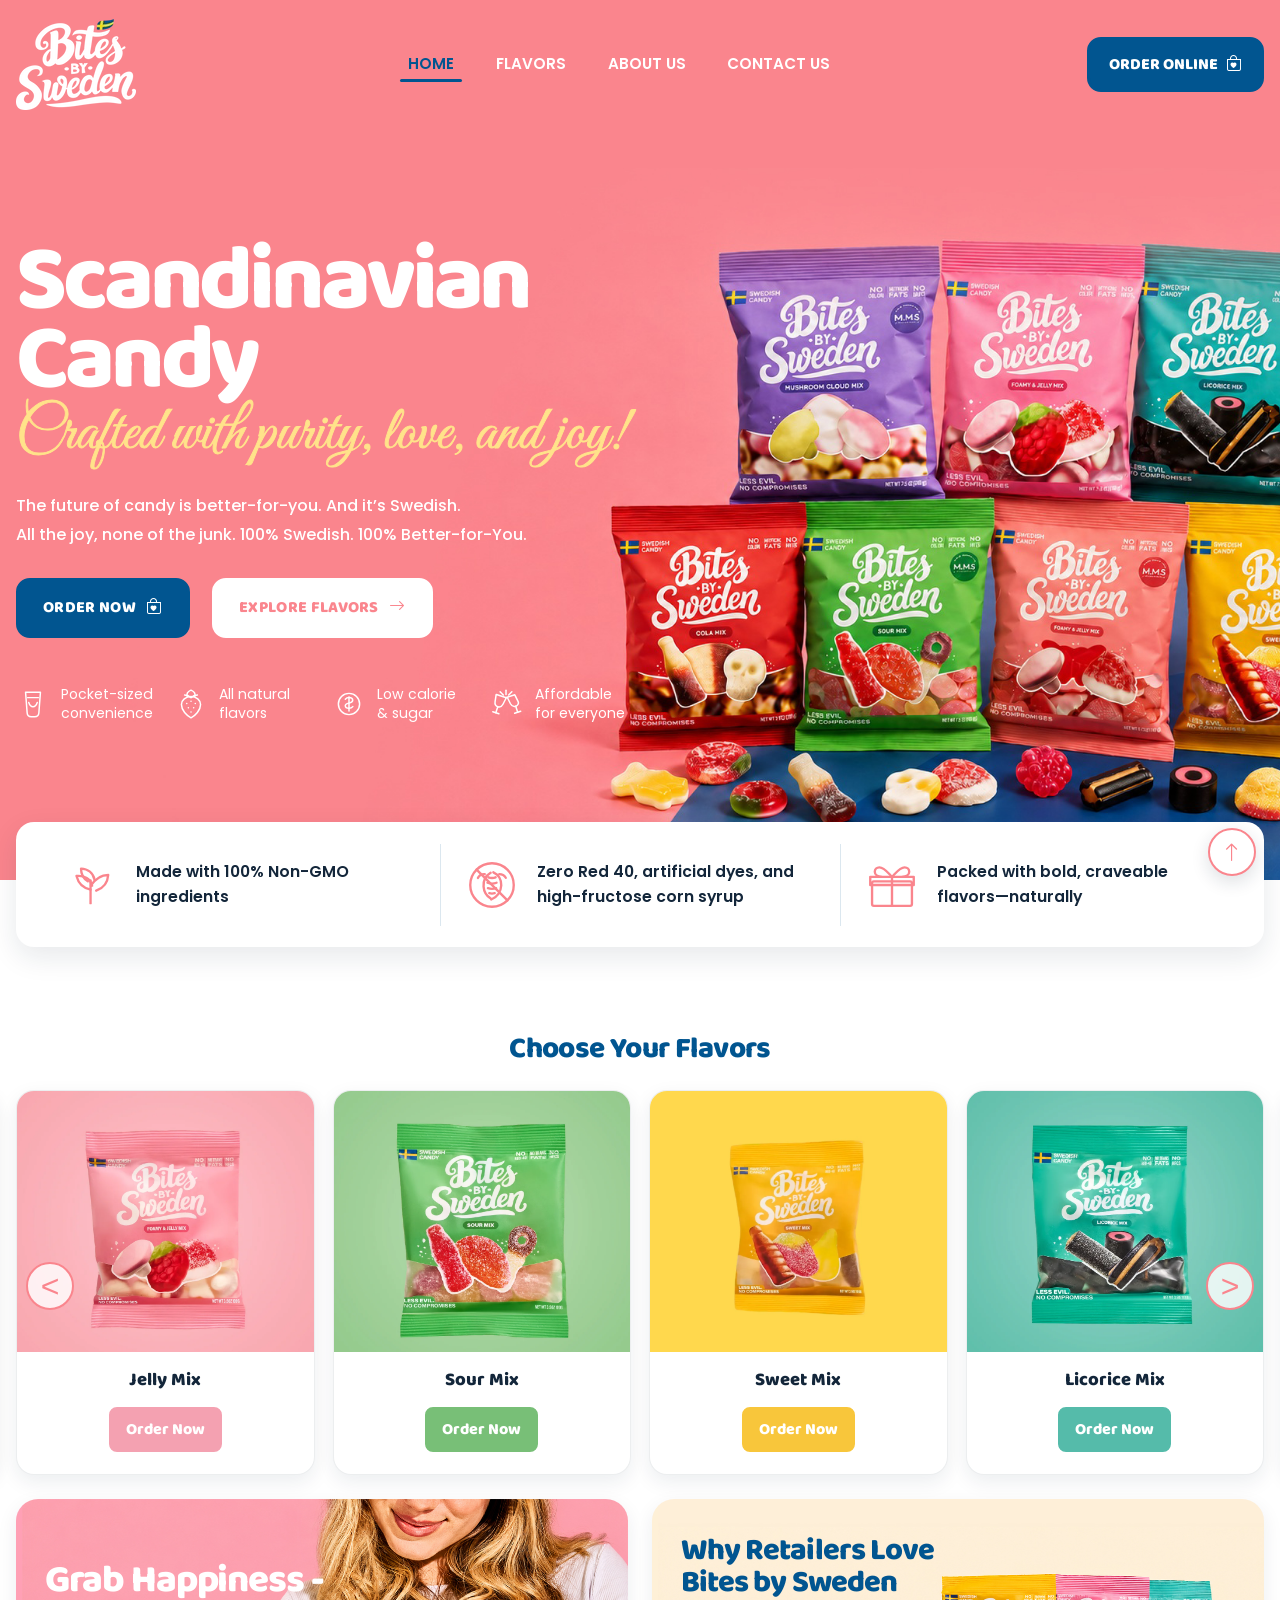
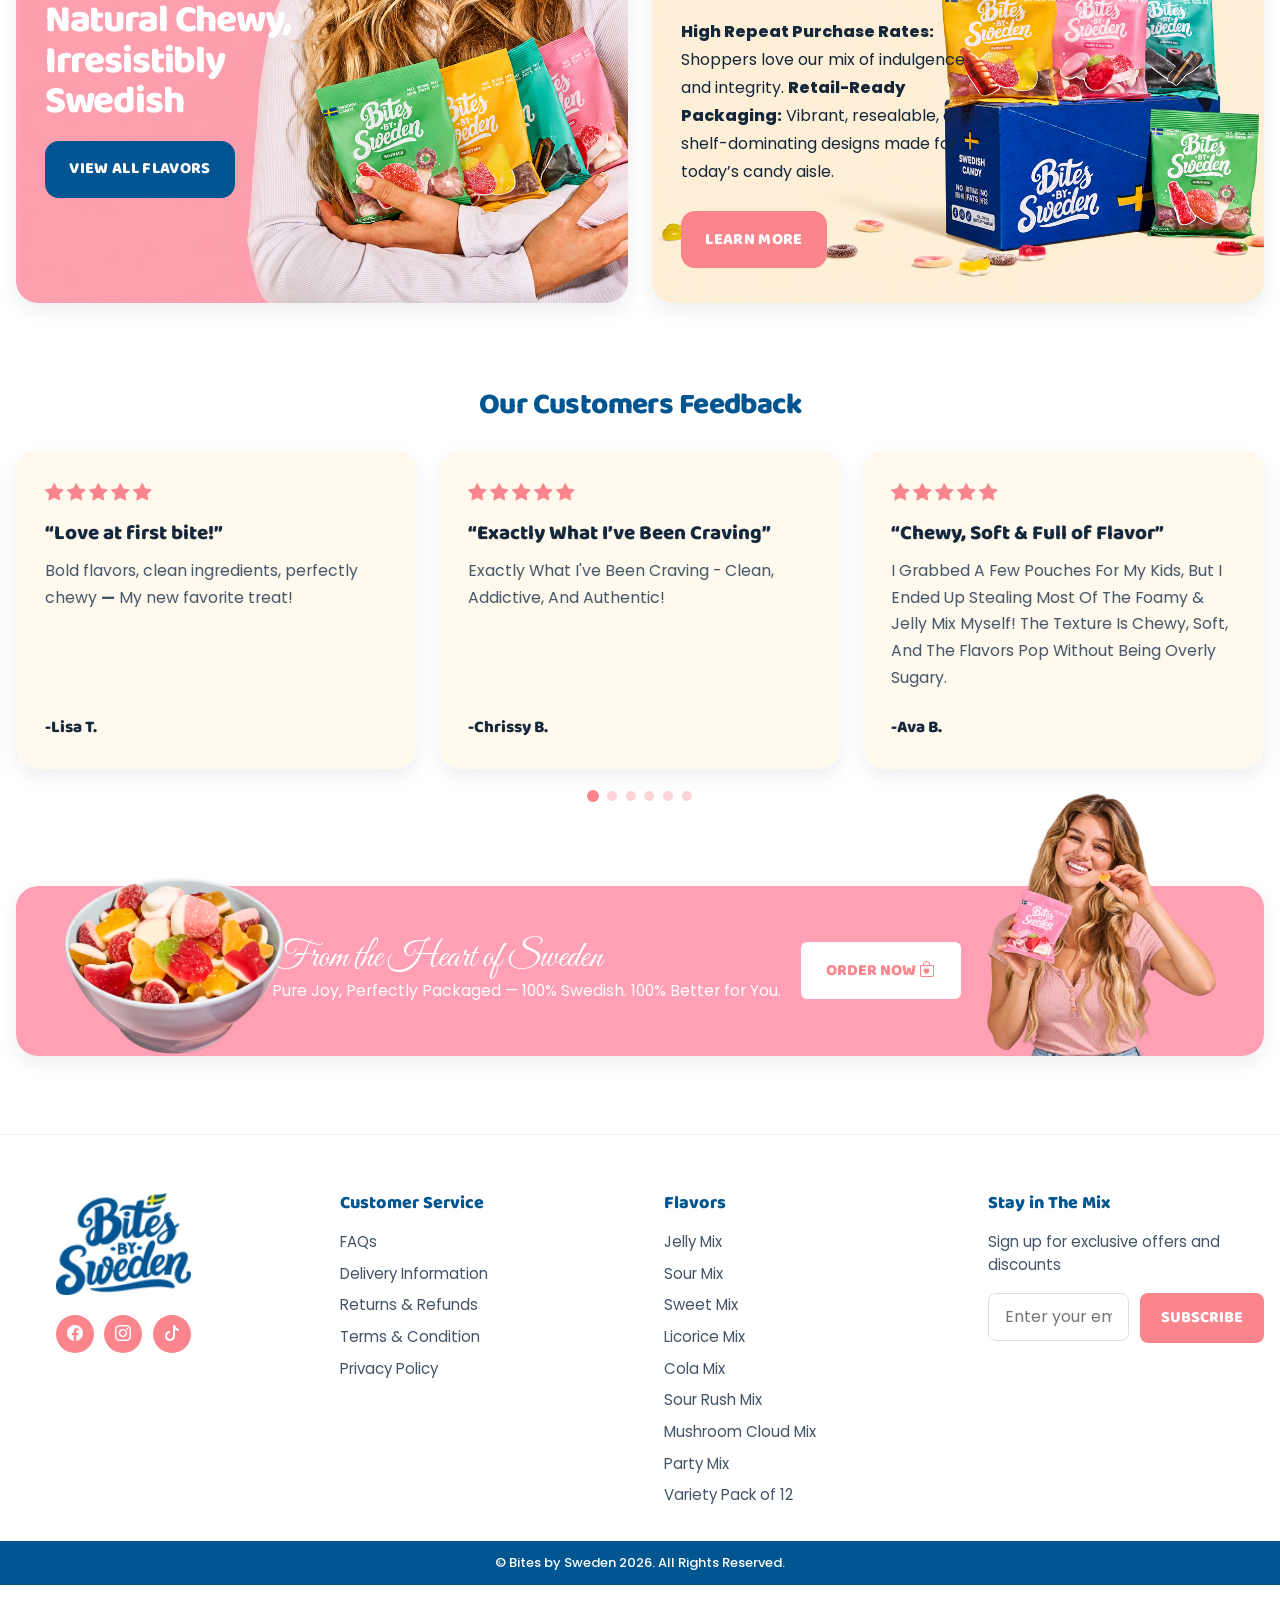
<file: 9_14_2026_bitesbysweden/index.html>
<!DOCTYPE html>
<html lang="en">
<head>
  <meta charset="UTF-8" />
  <meta name="viewport" content="width=device-width, initial-scale=1.0" />
  <title>Bites by Sweden</title>

  <!-- Bootstrap 5 -->
  <link
    href="https://cdn.jsdelivr.net/npm/bootstrap@5.3.3/dist/css/bootstrap.min.css"
    rel="stylesheet"
  />

  <!-- Bootstrap Icons -->
  <link
    rel="stylesheet"
    href="https://cdn.jsdelivr.net/npm/bootstrap-icons@1.11.3/font/bootstrap-icons.min.css"
  />

  <!-- Google Fonts -->
  <link rel="preconnect" href="https://fonts.googleapis.com">
  <link rel="preconnect" href="https://fonts.gstatic.com" crossorigin>
  <link
    href="https://fonts.googleapis.com/css2?family=Baloo+2:wght@600;700;800&family=Great+Vibes&family=Poppins:wght@400;500;600;700;800&display=swap"
    rel="stylesheet"
  />

  <link rel="stylesheet" href="assets/css/style.css" />
</head>

<body id="top">
  <!-- Transparent Header -->
  <header class="site-header">
    <nav class="navbar navbar-expand-lg">
      <div class="container">
        <a class="navbar-brand" href="#" aria-label="Bites by Sweden home">
          <img
            src="assets/images/logo.png"
            alt="Bites by Sweden"
            class="brand-logo"
          />
        </a>

        <button
          class="navbar-toggler"
          type="button"
          data-bs-toggle="collapse"
          data-bs-target="#mainNavbar"
          aria-controls="mainNavbar"
          aria-expanded="false"
          aria-label="Toggle navigation"
        >
          <span class="navbar-toggler-icon"></span>
        </button>

        <div class="collapse navbar-collapse" id="mainNavbar">
          <ul class="navbar-nav mx-auto align-items-lg-center">
            <li class="nav-item">
              <a class="nav-link active" href="#">HOME</a>
            </li>
            <li class="nav-item">
              <a class="nav-link" href="#flavors">FLAVORS</a>
            </li>
            <li class="nav-item">
              <a class="nav-link" href="#about">ABOUT US</a>
            </li>
            <li class="nav-item">
              <a class="nav-link" href="#contact">CONTACT US</a>
            </li>
          </ul>

          <a href="product.html" class="btn solid-cta header-order-btn d-none d-lg-inline-flex align-items-center gap-2">
            ORDER ONLINE
            <i class="bi bi-bag-heart"></i>
          </a>
        </div>
      </div>
    </nav>
  </header>

  <!-- Hero Section -->
  <section class="hero-section">
    <div class="container hero-content-wrap">
      <div class="row">
        <div class="col-lg-7 col-xl-6">
          <div class="hero-copy">

            <h1 class="hero-title">
              Scandinavian Candy
            </h1>

            <div class="hero-script">
              Crafted with purity, love, and joy!
            </div>

            <p class="hero-description">
              The future of candy is better-for-you. And it’s Swedish.<br>
              All the joy, none of the junk. 100% Swedish. 100% Better-for-You.
            </p>

            <div class="hero-actions">
              <a href="product.html" class="btn solid-cta hero-btn hero-btn-primary">
                ORDER NOW
                <i class="bi bi-bag-heart"></i>
              </a>

              <a href="#flavors" class="btn hero-btn hero-secondary-cta">
                EXPLORE FLAVORS
                <i class="bi bi-arrow-right"></i>
              </a>
            </div>

            <div class="hero-mini-benefits" aria-label="Product highlights">
              <div class="hero-mini-benefit">
                <img src="assets/icons/pocket-convenient-white.svg" alt="" aria-hidden="true" />
                <span>Pocket-sized convenience</span>
              </div>

              <div class="hero-mini-benefit">
                <img src="assets/icons/strawberry-white.svg" alt="" aria-hidden="true" />
                <span>All natural flavors</span>
              </div>

              <div class="hero-mini-benefit">
                <img src="assets/icons/low-calorie-sugar-white.svg" alt="" aria-hidden="true" />
                <span>Low calorie &amp; sugar</span>
              </div>

              <div class="hero-mini-benefit">
                <img src="assets/icons/cheers-glasses-white.svg" alt="" aria-hidden="true" />
                <span>Affordable for everyone</span>
              </div>
            </div>
          </div>
        </div>
      </div>
    </div>
  </section>

  <!-- Trust / Benefit Strip -->
  <section class="benefit-strip-section" aria-label="Product benefits">
    <div class="container">
      <div class="benefit-strip">
        <div class="row g-0">
          <div class="col-lg-4 benefit-item">
            <div class="benefit-icon" aria-hidden="true">
              <img src="assets/icons/non-gmo-leaves.svg" alt="" />
            </div>
            <p class="benefit-text">
              Made with 100% Non-GMO ingredients
            </p>
          </div>

          <div class="col-lg-4 benefit-item">
            <div class="benefit-icon" aria-hidden="true">
              <img src="assets/icons/no-artificial-corn.svg" alt="" />
            </div>
            <p class="benefit-text">
              Zero Red 40, artificial dyes, and high-fructose corn syrup
            </p>
          </div>

          <div class="col-lg-4 benefit-item">
            <div class="benefit-icon" aria-hidden="true">
              <img src="assets/icons/bold-flavors-gift.svg" alt="" />
            </div>
            <p class="benefit-text">
              Packed with bold, craveable flavors—naturally
            </p>
          </div>
        </div>
      </div>
    </div>
  </section>

  <!-- Popular Flavors -->
  <section class="flavors-section" id="flavors">
    <div class="container">
      <div class="flavors-heading-row justify-content-center text-center">
        <h2 class="flavors-title">Choose Your Flavors</h2>
      </div>

      <div class="flavor-carousel" data-flavor-carousel>
        <button
          class="flavor-carousel-overlay prev"
          type="button"
          aria-label="Previous flavor"
          data-carousel-prev
        >&lt;</button>

        <div class="flavor-carousel-viewport">
          <div class="flavor-carousel-track" data-carousel-track>
            <article class="flavor-card" data-product="jelly-mix">
              <div class="flavor-card-image-wrap">
                <img
                  class="flavor-card-image"
                  src="assets/images/flavors/jelly-mix.webp"
                  alt="Jelly Mix"
                  loading="lazy"
                />
              </div>
              <div class="flavor-card-body">
                <h3 class="flavor-card-title">Jelly Mix</h3>
                <a href="product.html" class="btn solid-cta flavor-card-cta">Order Now</a>
              </div>
            </article>
            <article class="flavor-card" data-product="sour-mix">
              <div class="flavor-card-image-wrap">
                <img
                  class="flavor-card-image"
                  src="assets/images/flavors/sour-mix.webp"
                  alt="Sour Mix"
                  loading="lazy"
                />
              </div>
              <div class="flavor-card-body">
                <h3 class="flavor-card-title">Sour Mix</h3>
                <a href="product.html" class="btn solid-cta flavor-card-cta">Order Now</a>
              </div>
            </article>
            <article class="flavor-card" data-product="sweet-mix">
              <div class="flavor-card-image-wrap">
                <img
                  class="flavor-card-image"
                  src="assets/images/flavors/sweet-mix.webp"
                  alt="Sweet Mix"
                  loading="lazy"
                />
              </div>
              <div class="flavor-card-body">
                <h3 class="flavor-card-title">Sweet Mix</h3>
                <a href="product.html" class="btn solid-cta flavor-card-cta">Order Now</a>
              </div>
            </article>
            <article class="flavor-card" data-product="licorice-mix">
              <div class="flavor-card-image-wrap">
                <img
                  class="flavor-card-image"
                  src="assets/images/flavors/licorice-mix.webp"
                  alt="Licorice Mix"
                  loading="lazy"
                />
              </div>
              <div class="flavor-card-body">
                <h3 class="flavor-card-title">Licorice Mix</h3>
                <a href="product.html" class="btn solid-cta flavor-card-cta">Order Now</a>
              </div>
            </article>
            <article class="flavor-card" data-product="cola-mix">
              <div class="flavor-card-image-wrap">
                <img
                  class="flavor-card-image"
                  src="assets/images/flavors/cola-mix.webp"
                  alt="Cola Mix"
                  loading="lazy"
                />
              </div>
              <div class="flavor-card-body">
                <h3 class="flavor-card-title">Cola Mix</h3>
                <a href="product.html" class="btn solid-cta flavor-card-cta">Order Now</a>
              </div>
            </article>
            <article class="flavor-card" data-product="sour-rush-mix">
              <div class="flavor-card-image-wrap">
                <img
                  class="flavor-card-image"
                  src="assets/images/flavors/sour-rush-mix.webp"
                  alt="Sour Rush Mix"
                  loading="lazy"
                />
              </div>
              <div class="flavor-card-body">
                <h3 class="flavor-card-title">Sour Rush Mix</h3>
                <a href="product.html" class="btn solid-cta flavor-card-cta">Order Now</a>
              </div>
            </article>
            <article class="flavor-card" data-product="mushroom-cloud-mix">
              <div class="flavor-card-image-wrap">
                <img
                  class="flavor-card-image"
                  src="assets/images/flavors/mushroom-cloud-mix.webp"
                  alt="Mushroom Cloud Mix"
                  loading="lazy"
                />
              </div>
              <div class="flavor-card-body">
                <h3 class="flavor-card-title">Mushroom Cloud Mix</h3>
                <a href="product.html" class="btn solid-cta flavor-card-cta">Order Now</a>
              </div>
            </article>
            <article class="flavor-card" data-product="party-mix">
              <div class="flavor-card-image-wrap">
                <img
                  class="flavor-card-image"
                  src="assets/images/flavors/party-mix.webp"
                  alt="Party Mix"
                  loading="lazy"
                />
              </div>
              <div class="flavor-card-body">
                <h3 class="flavor-card-title">Party Mix</h3>
                <a href="product.html" class="btn solid-cta flavor-card-cta">Order Now</a>
              </div>
            </article>
            <article class="flavor-card" data-product="variety-pack">
              <div class="flavor-card-image-wrap">
                <img
                  class="flavor-card-image"
                  src="assets/images/flavors/variety-pack-of-12.webp"
                  alt="Variety Pack of 12"
                  loading="lazy"
                />
              </div>
              <div class="flavor-card-body">
                <h3 class="flavor-card-title">Variety Pack of 12</h3>
                <a href="product.html" class="btn solid-cta flavor-card-cta">Order Now</a>
              </div>
            </article>
          </div>
        </div>

        <button
          class="flavor-carousel-overlay next"
          type="button"
          aria-label="Next flavor"
          data-carousel-next
        >&gt;</button>
      </div>
    </div>
  </section>

  <!-- Feature Cards -->
  <section class="feature-cards-section" aria-label="Featured Bites by Sweden content">
    <div class="container">
      <div class="row g-4">
        <div class="col-lg-6">
          <article class="feature-card feature-card--flavors">
            <div class="feature-card-inner">
              <div class="feature-card-content">
                <h2 class="feature-card-title">
                  Grab Happiness - Natural Chewy, Irresistibly Swedish
                </h2>

                <a href="#flavors" class="btn solid-cta hero-btn">
                  VIEW ALL FLAVORS
                </a>
              </div>

              <div class="feature-card-media" aria-hidden="true"></div>
            </div>
          </article>
        </div>

        <div class="col-lg-6">
          <article class="feature-card feature-card--retailers">
            <div class="feature-card-inner">
              <div class="feature-card-content">
                <h2 class="feature-card-title feature-card-title-sm">
                  Why Retailers Love Bites by Sweden
                </h2>

                <p class="feature-card-text">
                  <strong>High Repeat Purchase Rates:</strong>
                  Shoppers love our mix of indulgence and integrity.
                  <strong>Retail-Ready Packaging:</strong>
                  Vibrant, resealable, and shelf-dominating designs made for today’s candy aisle.
                </p>

                <a href="#top" class="btn hero-btn feature-card-pink-cta">
                  LEARN MORE
                </a>
              </div>

              <div class="feature-card-media" aria-hidden="true"></div>
            </div>
          </article>
        </div>
      </div>
    </div>
  </section>

  <!-- Customer Feedback -->
  <section class="feedback-section" aria-label="Customer feedback">
    <div class="container">
      <h2 class="feedback-heading">Our Customers Feedback</h2>

      <div class="feedback-carousel" data-feedback-carousel>
        <div class="feedback-track" data-feedback-track>
          <article class="feedback-card">
            <div class="feedback-stars" aria-label="5 out of 5 stars">
              <i class="bi bi-star-fill"></i><i class="bi bi-star-fill"></i><i class="bi bi-star-fill"></i><i class="bi bi-star-fill"></i><i class="bi bi-star-fill"></i>
            </div>
            <h3 class="feedback-title">“Love at first bite!”</h3>
            <p class="feedback-text">Bold flavors, clean ingredients, perfectly chewy <strong>—</strong> My new favorite treat!</p>
            <div class="feedback-author"><p class="feedback-name">-Lisa T.</p></div>
          </article>

          <article class="feedback-card">
            <div class="feedback-stars" aria-label="5 out of 5 stars">
              <i class="bi bi-star-fill"></i><i class="bi bi-star-fill"></i><i class="bi bi-star-fill"></i><i class="bi bi-star-fill"></i><i class="bi bi-star-fill"></i>
            </div>
            <h3 class="feedback-title">“Exactly What I’ve Been Craving”</h3>
            <p class="feedback-text">Exactly What I've Been Craving - Clean, Addictive, And Authentic!</p>
            <div class="feedback-author"><p class="feedback-name">-Chrissy B.</p></div>
          </article>

          <article class="feedback-card">
            <div class="feedback-stars" aria-label="5 out of 5 stars">
              <i class="bi bi-star-fill"></i><i class="bi bi-star-fill"></i><i class="bi bi-star-fill"></i><i class="bi bi-star-fill"></i><i class="bi bi-star-fill"></i>
            </div>
            <h3 class="feedback-title">“Chewy, Soft &amp; Full of Flavor”</h3>
            <p class="feedback-text">I Grabbed A Few Pouches For My Kids, But I Ended Up Stealing Most Of The Foamy &amp; Jelly Mix Myself! The Texture Is Chewy, Soft, And The Flavors Pop Without Being Overly Sugary.</p>
            <div class="feedback-author"><p class="feedback-name">-Ava B.</p></div>
          </article>

          <article class="feedback-card">
            <div class="feedback-stars" aria-label="5 out of 5 stars">
              <i class="bi bi-star-fill"></i><i class="bi bi-star-fill"></i><i class="bi bi-star-fill"></i><i class="bi bi-star-fill"></i><i class="bi bi-star-fill"></i>
            </div>
            <h3 class="feedback-title">“Love at first bite!”</h3>
            <p class="feedback-text">Bold flavors, clean ingredients, perfectly chewy <strong>—</strong> My new favorite treat!</p>
            <div class="feedback-author"><p class="feedback-name">-Bettina</p></div>
          </article>

          <article class="feedback-card">
            <div class="feedback-stars" aria-label="5 out of 5 stars">
              <i class="bi bi-star-fill"></i><i class="bi bi-star-fill"></i><i class="bi bi-star-fill"></i><i class="bi bi-star-fill"></i><i class="bi bi-star-fill"></i>
            </div>
            <h3 class="feedback-title">“A Taste of Stockholm”</h3>
            <p class="feedback-text">I Grew Up In Stockholm, And Bites By Sweden Took Me Straight Back Home. The Liquorice Mix Is Hands-down The Best I've Had In The Us, And That's Saying Something.</p>
            <div class="feedback-author"><p class="feedback-name">-John B.</p></div>
          </article>

          <article class="feedback-card">
            <div class="feedback-stars" aria-label="5 out of 5 stars">
              <i class="bi bi-star-fill"></i><i class="bi bi-star-fill"></i><i class="bi bi-star-fill"></i><i class="bi bi-star-fill"></i><i class="bi bi-star-fill"></i>
            </div>
            <h3 class="feedback-title">“Love at first bite!”</h3>
            <p class="feedback-text">Bold flavors, clean ingredients, perfectly chewy <strong>—</strong> My new favorite treat!</p>
            <div class="feedback-author"><p class="feedback-name">-Alex</p></div>
          </article>
</div>
      </div>

      <div class="feedback-dots" aria-label="Customer feedback slides">
        <button class="feedback-dot active" type="button" aria-label="Feedback 1" data-feedback-dot="0"></button>
        <button class="feedback-dot" type="button" aria-label="Feedback 2" data-feedback-dot="1"></button>
        <button class="feedback-dot" type="button" aria-label="Feedback 3" data-feedback-dot="2"></button>
        <button class="feedback-dot" type="button" aria-label="Feedback 4" data-feedback-dot="3"></button>
        <button class="feedback-dot" type="button" aria-label="Feedback 5" data-feedback-dot="4"></button>
        <button class="feedback-dot" type="button" aria-label="Feedback 6" data-feedback-dot="5"></button>
      </div>
    </div>
  </section>

  <!-- Sweden Story Banner -->
  <section class="sweden-story-section" aria-label="Bites by Sweden story">
    <div class="container">
      <div class="sweden-story-banner">
        <div class="sweden-story-content">
          <div class="sweden-story-visual sweden-story-bowl" aria-hidden="true">
            <img src="assets/images/sweden-story-bowl.png" alt="" />
          </div>

          <div class="sweden-story-copy">
            <h2 class="sweden-story-title">From the Heart of Sweden</h2>

            <p class="sweden-story-text">
              Pure Joy, Perfectly Packaged — 100% Swedish. 100% Better for You.
            </p>
          </div>

          <a href="product.html" class="btn banner-secondary-cta">
            ORDER NOW
            <i class="bi bi-bag-heart"></i>
          </a>

          <div class="sweden-story-visual sweden-story-woman" aria-hidden="true">
            <img src="assets/images/sweden-story-woman.png" alt="" />
          </div>
        </div>
      </div>
    </div>
  </section>

  <!-- Footer -->
  <footer class="site-footer">
    <div class="container">
      <div class="footer-grid">
        <div class="footer-tablet-stack footer-tablet-stack--left">
<div class="footer-brand footer-tablet-brand">
          <div class="footer-brand-inner">
            <a href="#" aria-label="Bites by Sweden home">
              <img src="assets/images/reverse-logo.png" alt="Bites by Sweden" />
            </a>

            <div class="footer-socials" aria-label="Social media">
              <a class="footer-social-link" href="#" aria-label="Facebook">
                <i class="bi bi-facebook"></i>
              </a>
              <a class="footer-social-link" href="#" aria-label="Instagram">
                <i class="bi bi-instagram"></i>
              </a>
              <a class="footer-social-link" href="#" aria-label="TikTok">
                <i class="bi bi-tiktok"></i>
              </a>
            </div>
          </div>
        </div>
<div class="footer-tablet-service">
          <h2 class="footer-heading">Customer Service</h2>
          <ul class="footer-links">
            <li><a href="#">FAQs</a></li>
            <li><a href="#">Delivery Information</a></li>
            <li><a href="#">Returns &amp; Refunds</a></li>
            <li><a href="#">Terms &amp; Condition</a></li>
            <li><a href="#">Privacy Policy</a></li>
          </ul>
        </div>
        </div>
        <div class="footer-tablet-stack footer-tablet-stack--right">
<div class="footer-tablet-flavors">
          <h2 class="footer-heading">Flavors</h2>
          <ul class="footer-links">
            <li><a href="#flavors">Jelly Mix</a></li>
            <li><a href="#flavors">Sour Mix</a></li>
            <li><a href="#flavors">Sweet Mix</a></li>
            <li><a href="#flavors">Licorice Mix</a></li>
            <li><a href="#flavors">Cola Mix</a></li>
            <li><a href="#flavors">Sour Rush Mix</a></li>
            <li><a href="#flavors">Mushroom Cloud Mix</a></li>
            <li><a href="#flavors">Party Mix</a></li>
            <li><a href="#flavors">Variety Pack of 12</a></li>
          </ul>
        </div>
<div class="footer-tablet-newsletter">
          <h2 class="footer-heading">Stay in The Mix</h2>
          <p class="footer-newsletter-text">Sign up for exclusive offers and discounts</p>

          <form class="footer-newsletter-form" action="#" method="post">
            <label class="visually-hidden" for="footer-email">Email address</label>
            <input
              id="footer-email"
              name="email"
              type="email"
              placeholder="Enter your email"
              autocomplete="email"
              required
            />
            <button class="footer-subscribe-btn" type="submit">Subscribe</button>
          </form>
        </div>
        </div>
      </div>
    </div>
  
    <div class="footer-copyright">
      <div class="container">
        <p>© Bites by Sweden 2026. All Rights Reserved.</p>
      </div>
    </div>
</footer>

  <!-- Bootstrap JS -->

  <a href="#top" class="scroll-to-top" aria-label="Back to top">
    <i class="bi bi-arrow-up"></i>
  </a>

  <script
    src="https://cdn.jsdelivr.net/npm/bootstrap@5.3.3/dist/js/bootstrap.bundle.min.js"
  ></script>
  <script src="assets/js/script.js"></script>
</body>
</html>
</file>
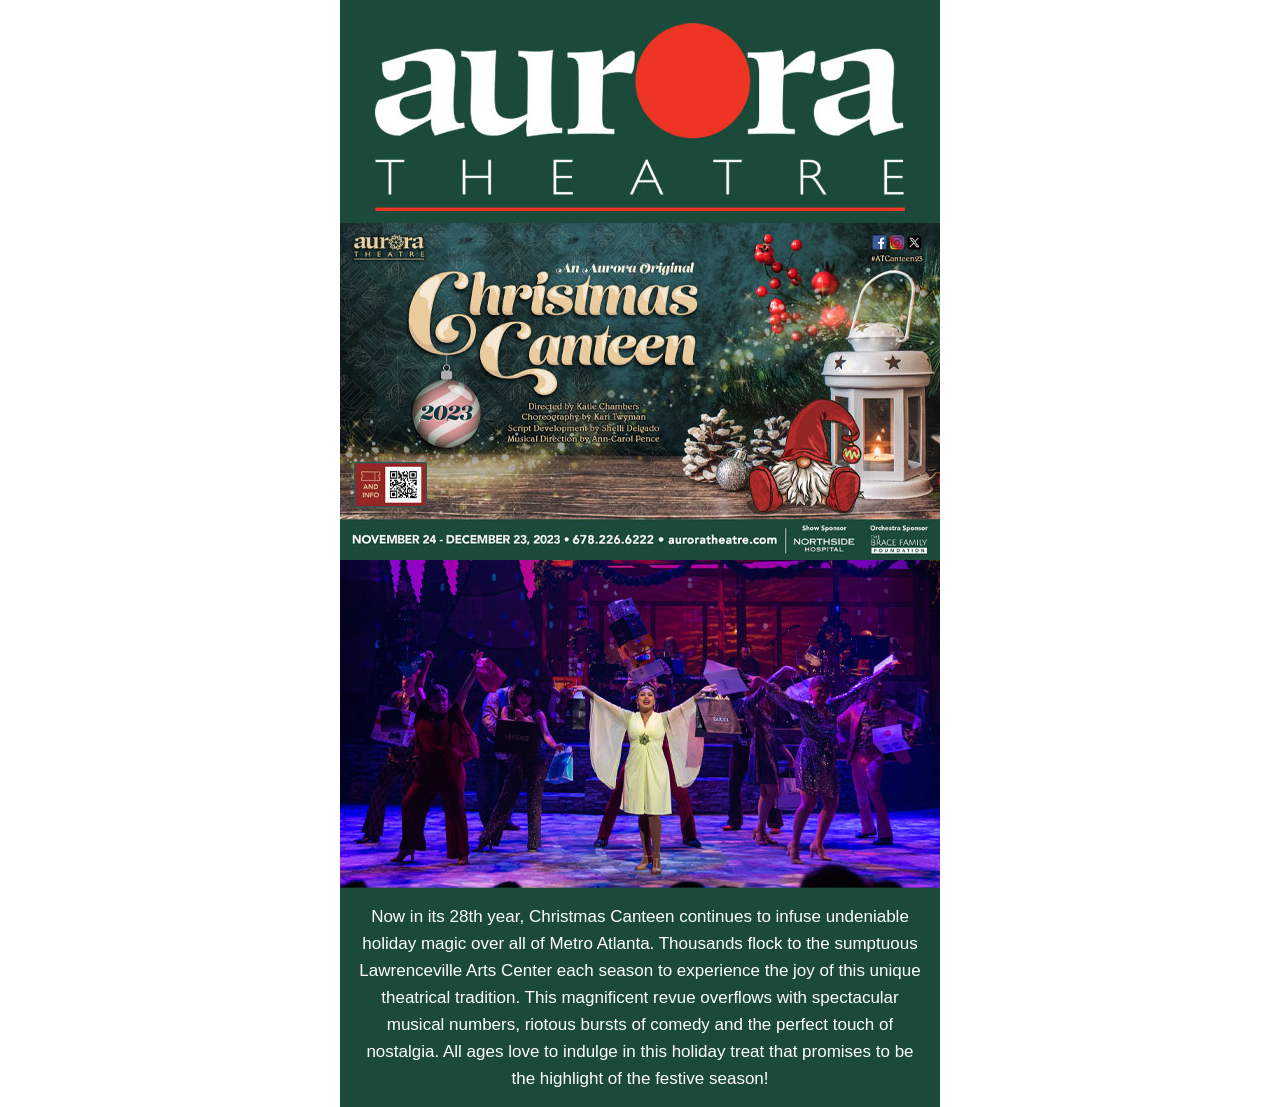
<file: html-email/aurora-theatre/index.html>
<!DOCTYPE HTML PUBLIC "-//W3C//DTD HTML 4.01 Transitional//EN" "http://www.w3.org/TR/html4/loose.dtd">
<html lang="en">
<head>
<title>
Aurora Theatre
</title>
    <meta http-equiv="Content-Type" content="text/html; charset=utf-8" />
    <meta name="viewport" content="width=device-width, initial-scale=1, minimum-scale=1, maximum-scale=1" />
    <style type="text/css">
        .ReadMsgBody{width: 100%;}
        .ExternalClass{width: 100%;}
        .ExternalClass * {line-height:118%}
        html { width: 100%; }
        table {border-collapse:collapse;}
        div{ display:block !important;}
        body { -webkit-text-size-adjust: none; -ms-text-size-adjust: none; margin: 0; padding: 0; font-family: Arial, Helvetica, sans-serif; }
        img { max-width: 100%; height: auto; display: block !important; }

        /*Clean apple links 
         a[x-apple-data-detectors] {
             color: inherit !important;
             text-decoration: none !important;*
             font-size: inherit !important;
             font-family: inherit !important;
             font-weight: inherit !important;
             line-height: inherit !important;
             -webkit-text-size-adjust:none;}
             div, p, a, li, td { -webkit-text-size-adjust:none; }
        }
         RESET STYLES */
        table { border-collapse: collapse; mso-table-lspace:0pt; mso-table-rspace:0pt; table-layout: fixed; border-spacing: 0; }
        h1, h2 { color: #23AFE2; }
        /* MEDIA QUERIES */
        @media only screen and (max-width: 600px) {
            
            .inner { width: 100% !important; }
            .fullwidth { width: 100% !important; }
            .px-mobile { padding-left: 20px !important; padding-right: 20px !important;  }
            
            .two-rows td { display:block;   /*break two rows*/
            
                padding: 10px 0px 10px 0px; /*create spaces*/
            
            }
        }
    </style>
</head>
<body>
<table align="center" cellpadding="0" cellspacing="0" border="0" width="100%">
    <tr>
        <td align="center">
            <table align="center" width="600" border="0" cellpadding="0" cellspacing="0" style="max-width: 600px;" class="inner">
                
                <!-- START -->
                <tr>
                    <td>
                        <a href="https://www.auroratheatre.com/productions-and-programs/view/canteen/" target="_blank">
                            <img style="display: block; border: none;" src="images/index_01.jpg" width="600" class="fullwidth" border="0" alt="Aurora Theatre Logo">
                        </a>
                    </td>
                </tr>

                <tr>
                    <td>
                        <a href="https://www.auroratheatre.com/productions-and-programs/view/canteen/" target="_blank">
                            <img style="display: block; border: none;" src="images/index_02.jpg" width="600" class="fullwidth" border="0" alt="Christmas Canteen Banner">
                        </a>
                    </td>
                </tr>

                <tr>
                    <td>
                        <table align="center" border="0" cellpadding="0" cellspacing="0">
                                <tr>
                                    <td>
                                        <table align="center" border="0" cellpadding="0" cellspacing="0">
                                            <tr>
                                                <td>
                                                    <a href="https://www.auroratheatre.com/productions-and-programs/view/canteen/" target="_blank">
                                                        <img style="display: block; border: none;" src="images/index_03.jpg" width="227" class="fullwidth" border="0" alt="Show Date">
                                                    </a>
                                                </td>
                                            </tr>
                                       </table>
                                    </td>
                                    <td>
                                        <table align="center" border="0" cellpadding="0" cellspacing="0">
                                            <tr>
                                                <td>
                                                    <a href="tel:6782266222">
                                                        <img style="display: block; border: none;" src="images/index_04.jpg" width="94" class="fullwidth" border="0" alt="contact number">
                                                    </a>
                                                </td>
                                            </tr>
                                       </table>
                                    </td>
                                    <td>
                                        <table align="center" border="0" cellpadding="0" cellspacing="0">
                                            <tr>
                                                <td>
                                                    <a href="https://www.auroratheatre.com/" target="_blank">
                                                        <img style="display: block; border: none;" src="images/index_05.jpg" width="124" class="fullwidth" border="0" alt="Aurora Theatre Home Page Website">
                                                    </a>
                                                </td>
                                            </tr>
                                       </table>
                                    </td>
                                    <td>
                                        <table align="center" border="0" cellpadding="0" cellspacing="0">
                                            <tr>
                                                <td>
                                                    <a href="https://www.auroratheatre.com/productions-and-programs/view/canteen/" target="_blank">
                                                        <img style="display: block; border: none;" src="images/index_06.jpg" width="78" class="fullwidth" border="0" alt="Northside Hospital Sponsor">
                                                    </a>
                                                </td>
                                            </tr>
                                       </table>
                                    </td>
                                    <td>
                                        <table align="center" border="0" cellpadding="0" cellspacing="0">
                                            <tr>
                                                <td>
                                                    <a href="https://www.auroratheatre.com/productions-and-programs/view/canteen/" target="_blank">
                                                        <img style="display: block; border: none;" src="images/index_07.jpg" width="77" class="fullwidth" border="0" alt="The Brace Family Foundation Sponsor">
                                                    </a>
                                                </td>
                                            </tr>
                                       </table>
                                    </td>
                                </tr>
                        </table>
                    </td>
                </tr>

                <tr>
                    <td>
                        <a href="https://www.auroratheatre.com/productions-and-programs/view/canteen/" target="_blank">
                            <img style="display: block; border: none;" src="images/index_08.jpg" width="600" class="fullwidth" border="0" alt="Women performing on the theatre">
                        </a>
                    </td>
                </tr>

                <tr style="background-color: #1b4a3a;">
                    <td align="center" style="padding: 15px;" class="px-mobile">
                        <!--[if mso]>
                         <table><tr><td width="600">
                        <![endif]-->
                        <p style="text-align: center; line-height: 27px; font-size: 17px; margin: 0px; color: #ffffff">
                            Now in its 28th year, Christmas Canteen continues to infuse undeniable holiday magic over all of Metro Atlanta. Thousands flock to the sumptuous Lawrenceville Arts Center each season to experience the joy of this unique theatrical tradition. This magnificent revue overflows with spectacular musical numbers, riotous bursts of comedy and the perfect touch of nostalgia. All ages love to indulge in this holiday treat that promises to be the highlight of the festive season!
                        </p>
                        <!--[if mso]>
                         </td></tr></table>
                        <![endif]--> 
                    </td>
                </tr>

            </table>
        </td>
    </tr>
</table>

</body>
</html>
</file>
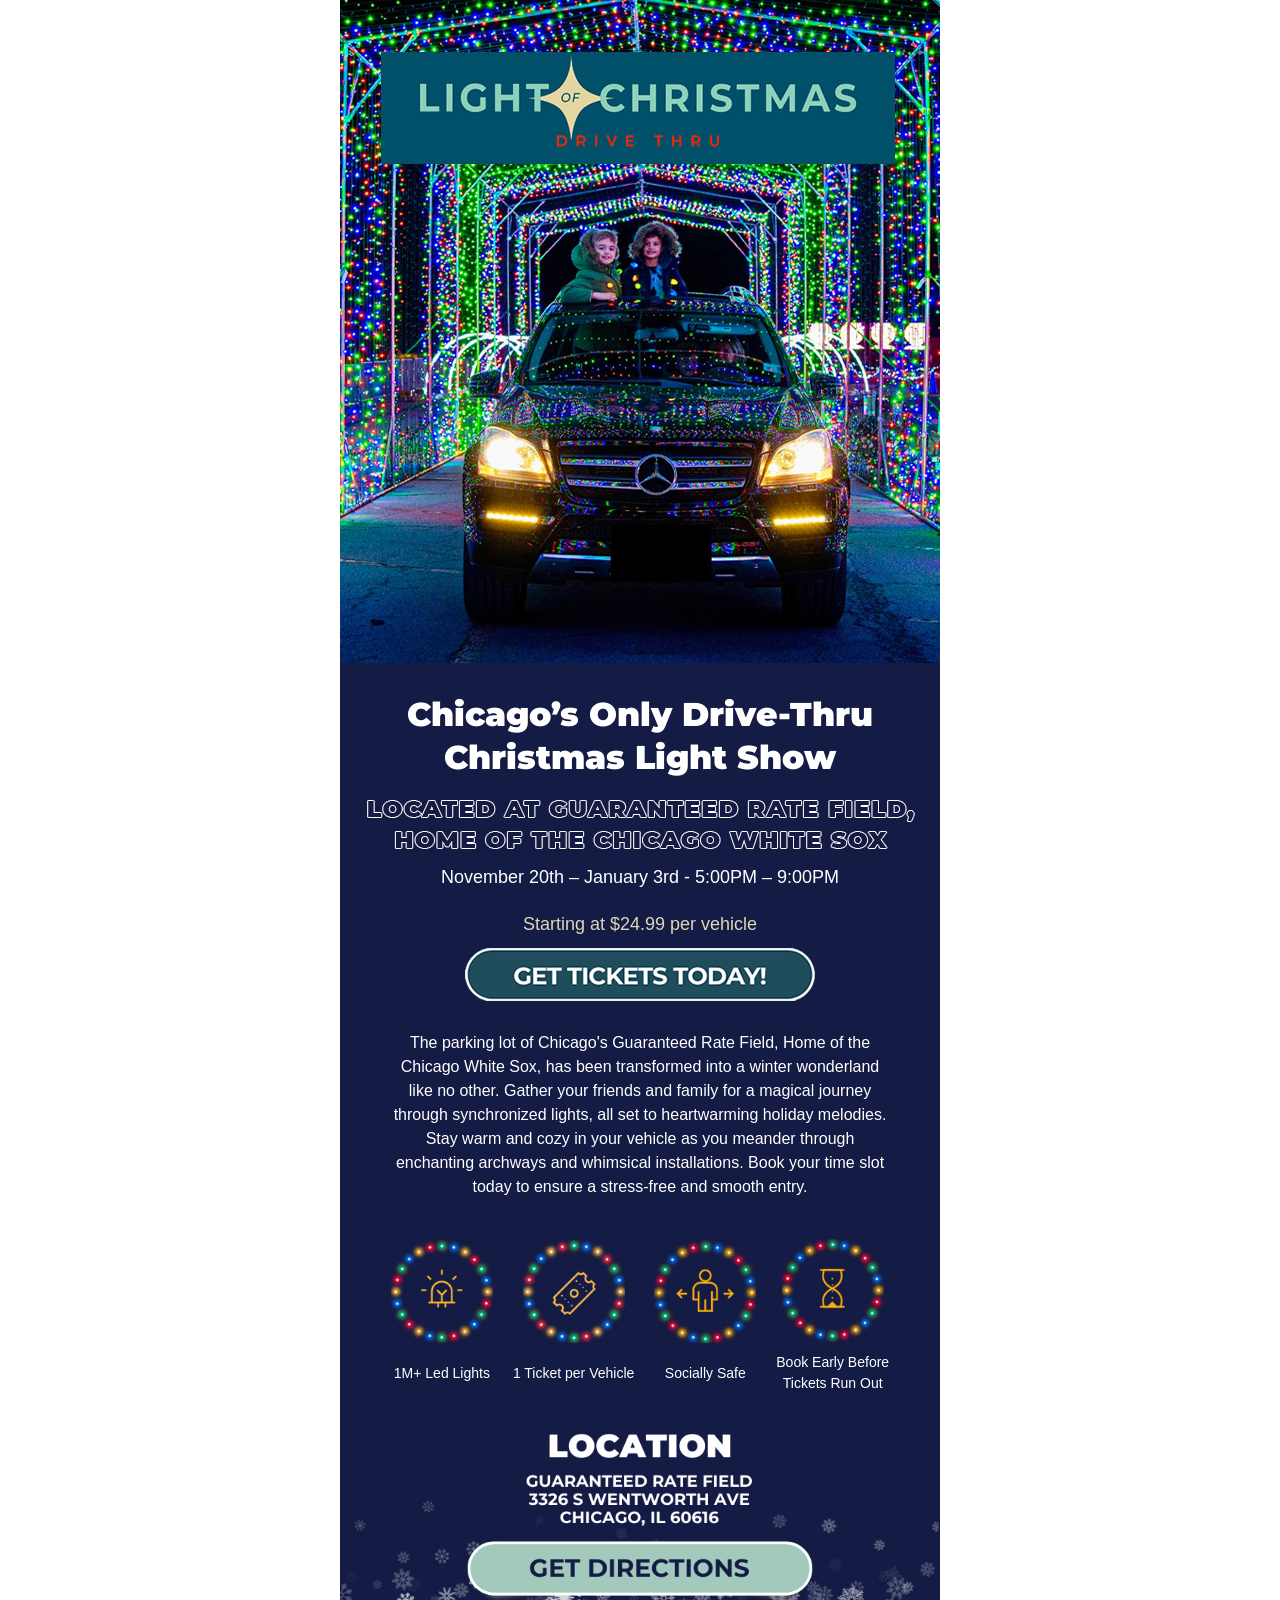
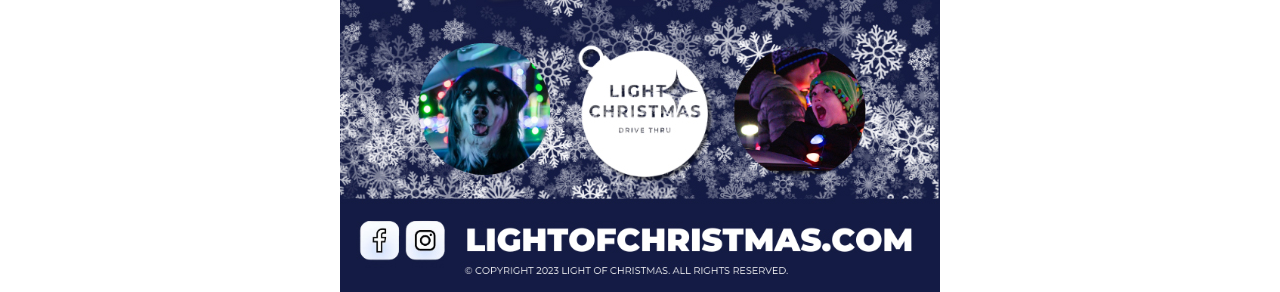
<file: html-email/light-of-christmas/index.html>
<!DOCTYPE html PUBLIC "-//W3C//DTD XHTML 1.0 Transitional//EN" "http://www.w3.org/TR/xhtml1/DTD/xhtml1-transitional.dtd">
<html xmlns="http://www.w3.org/1999/xhtml">
<head>
   <meta http-equiv="Content-Type" content="text/html; charset=utf-8" />
   <meta name="viewport" content="width=device-width, initial-scale=1, minimum-scale=1, maximum-scale=1" />
   <link rel="preconnect" href="https://fonts.googleapis.com">
   <link rel="preconnect" href="https://fonts.gstatic.com" crossorigin>
   <link href="https://fonts.googleapis.com/css2?family=Montserrat:wght@700;800;900&display=swap" rel="stylesheet">
   <title>Light of Christmas</title>
   <style type="text/css">

	/* CLIENT-SPECIFIC STYLES */
	.ReadMsgBody { width: 100%; background-color: #ffffff; }
	.ExternalClass { width: 100%; background-color: #ffffff; }
	.ExternalClass, .ExternalClass p, .ExternalClass span, .ExternalClass font, .ExternalClass td, .ExternalClass div { line-height: 100%; }
	html { width: 100%; }
	body { -webkit-text-size-adjust: none; -ms-text-size-adjust: none; margin: 0; padding: 0; font-family: Verdana, sans-serif; } /* Prevent WebKit and Windows mobile changing default text sizes */
	
	/* Clean Apple Links */
    a[x-apple-data-detectors] {
    color: inherit !important;
    text-decoration: none !important;
    font-size: inherit !important;
    font-family: inherit !important;
    font-weight: inherit !important;
    line-height: inherit !important;}

    h1 { font-family: 'Montserrat', Verdana, sans-serif; line-height: 1.3; margin: 0px; }
    h2 { font-family: 'Montserrat', Verdana, sans-serif; line-height: 1.3; margin: 0px; }
    p { font-family: Verdana, sans-serif; line-height: 1.5;  margin: 0px; }

	/* RESET STYLES */
	/*table { border-collapse: collapse; mso-table-lspace:0pt; mso-table-rspace:0pt; table-layout: fixed; border-spacing: 0;}*/
	img { max-width: 100%; display: block !important; }

    .wd-btn {width: 33%;}
    .button {background: #000; padding: 30px; display: inline-block;}
    a.button:active, a.button:hover {color: #ffffff; text-decoration: none;}

    @media only screen and (max-width: 600px) {
    .two-rows td { display:block;}
    }    
	
	/* MEDIA QUERIES */
	@media only screen and (max-width: 600px) {

        .img-btn{
            max-width: 90%;
        }

        .td-logo{width: 100% !important;}
		
        .inner { width: 100% !important; }
        
        .cs-mob td {
            display: block !important;
        }
        td.cs-spacer {
            width: 10px !important;
        }
        .cs-mob-dis {
            width: 40px !important;
        }
	}
	</style>
</head>
<body>
 <table cellpadding="0" cellspacing="0" width="100%" border="0">
    <tr>
        <td align="center">
        	<table class="inner" cellpadding="0" cellspacing="0" width="600" border="0">
            	
                <tr>
                	<td align="center" style="background: #eeeeee;">
                        <img src="images/index_01.jpg" alt="Light Christmas Drive-Thru" style="display:block; border:none;">
                    </td>
                </tr>
                
                <tr>
                    <td align="center" style="background: #141b44;">
                        <table cellpadding="0" cellspacing="0" border="0" width="100%">
                            <tr>
                                <td valign="top" align="center" style="padding: 30px 0px 0px;">
                                    <h1 style="margin: 0px 0px 10px 0px; font-size: 32.7px; color: #ffffff; font-weight: 900;">Chicago’s Only Drive-Thru Christmas Light Show</h1>
                                </td>
                            </tr>
                        </table>
                    </td>
                </tr>
                <tr>
                    <td align="center" style="background: #eeeeee;">
                    <img src="images/index_19.jpg" alt="Located at Guaranteed Rate Field, Home of The Chicago White Sox" style="display:block; border:none;">
                </td>
                </tr>
                <tr>
                    <td align="center" style="background: #141b44;">
                        <table cellpadding="0" cellspacing="0" border="0" width="100%">
                            <tr>
                                <td valign="top" align="center" style="padding: 0px 0px 20px;">
                                    <p style="font-size: 18px; color: #ffffff;">November 20th – January 3rd - 5:00PM – 9:00PM</p>
                                </td>
                            </tr>
                        </table>
                    </td>
                </tr>

                <tr>
                    <td align="center" style="background: #141b44; padding: 0px 0px 20px;">
                        <p style="margin: 0px 0px 10px 0px; font-size: 18px; color: #ddd6b8;">
                            Starting at $24.99 per vehicle
                        </p>

                        <a href="https://lightofchristmas.com/" target="_blank">
                            <img class="img-btn" src="images/index_02.png" alt="Get Tickets Today" style="display:block; border:none;">
                        </a>
                    </td>
                </tr>

                <tr>
                    <td align="center" style="background: #141b44;">
                        <table cellpadding="0" cellspacing="0" border="0" width="100%">
                            <tr>
                                <td class="cs-mob-dis" valign="top" width="50"><!-- SPACER --></td>
                                <td valign="top" align="center" style="padding: 10px 0px 20px;">
                                    <p style="margin: 0px 0px 20px 0px; color: #ffffff;">
                                        The parking lot of Chicago's Guaranteed Rate Field, Home of the Chicago White Sox, has been transformed into a winter wonderland like no other. Gather your friends and family for a magical journey through synchronized lights, all set to heartwarming holiday melodies.  Stay warm and cozy in your vehicle as you meander through enchanting archways and whimsical installations. Book your time slot today to ensure a stress-free and smooth entry.
                                    </p>
                                </td>
                                <td class="cs-mob-dis" valign="top" width="50"><!-- SPACER --></td>
                            </tr>
                        </table>
                    </td>
                </tr>
                
                <tr>
                    <td align="center" style="background: #141b44; padding: 0px 0px 30px;">
                        <table cellpadding="0" cellspacing="0" border="0" >
                            <tr class="two-rows">
                                <td align="center">
                                    <img src="images/index_03.jpg" alt=" Led Lights" style="display:block; border:none;">

                                    <p style="margin: 20px 0px; color: #ffffff; font-size: 14px;">1M+ Led Lights</p>
                                </td>
                                <td class="cs-spacer" height="20" width="20"><!-- SPACER --></td>
                                <td align="center">
                                    <img src="images/index_04.jpg" alt=" Led Lights" style="display:block; border:none;">

                                    <p style="margin: 20px 0px; color: #ffffff; font-size: 14px;">1 Ticket per Vehicle</p>
                                </td>
                                <td class="cs-spacer" height="20" width="20"><!-- SPACER --></td>
                                <td align="center">
                                    <img src="images/index_05.jpg" alt=" Led Lights" style="display:block; border:none;">

                                    <p style="margin: 20px 0px; color: #ffffff; font-size: 14px;">Socially Safe</p>
                                </td>
                                <td class="cs-spacer" height="20" width="20"><!-- SPACER --></td>
                                <td align="center">
                                    <img src="images/index_06.jpg" alt=" Led Lights" style="display:block; border:none;">

                                    <p style="margin: 10px 0px; color: #ffffff; font-size: 14px;">Book Early Before<br> Tickets Run Out</p>
                                </td>
                            </tr>
                        </table>
                    </td>
                </tr>

                <tr>
                    <td align="center" style="background: #eeeeee;">
                        <img src="images/index_07.jpg" alt="LOCATION">
                    </td>
                </tr>

                <tr>
                    <td align="center" style="background: #eeeeee;">
                        <table cellpadding="0" cellspacing="0" border="0" >
                            <tr>
                                <td>
                                    <img src="images/index_08.jpg" alt="White space">
                                </td>
                                <td>
                                    <a href="https://maps.app.goo.gl/XkPdbezRN4GLrwLk7" target="_blank">
                                        <img src="images/index_09.jpg" border="0" alt="GET DIRECTIONS">
                                    </a>
                                </td>
                                <td>
                                    <img src="images/index_10.jpg" alt="White space">
                                </td>
                            </tr>
                        </table>
                    </td>
                </tr>

                <tr>
                    <td align="center" style="background: #eeeeee;">
                        <img src="images/index_11.jpg" alt="White space">
                    </td>
                </tr>

                <tr>
                    <td align="center" style="background: #eeeeee;">
                        <table cellpadding="0" cellspacing="0" border="0" >
                            <tr>
                                <td>
                                    <img src="images/index_12.jpg" alt="White space">
                                </td>
                                <td>
                                    <a href="https://www.facebook.com/lightofchristmas/" target="_blank">
                                        <img src="images/index_13.jpg" border="0" alt="Facebook icon">
                                    </a>
                                </td>
                                <td>
                                    <a href="https://www.instagram.com/LightOfChristmas/" target="_blank">
                                        <img src="images/index_14.jpg" border="0" alt="Instagram icon">
                                    </a>
                                </td>
                                <td>
                                    <img src="images/index_15.jpg" alt="White space">
                                </td>
                                <td>
                                    <a href="https://lightofchristmas.com/" target="_blank">
                                        <img src="images/index_16.jpg" alt="https://lightofchristmas.com/">
                                    </a>
                                </td>
                                <td>
                                    <img src="images/index_17.jpg" alt="White space">
                                </td>
                            </tr>
                        </table>
                    </td>
                </tr>

                <tr>
                    <td align="center" style="background: #eeeeee;">
                        <img src="images/index_18.jpg" alt="COPYRIGHT 2023 LIGHT OF CHRISTMAS. ALL RIGHTS RESERVED.">
                    </td>
                </tr>

            </table>
        </td>
    </tr>
</table>
</body>
</html>
</file>
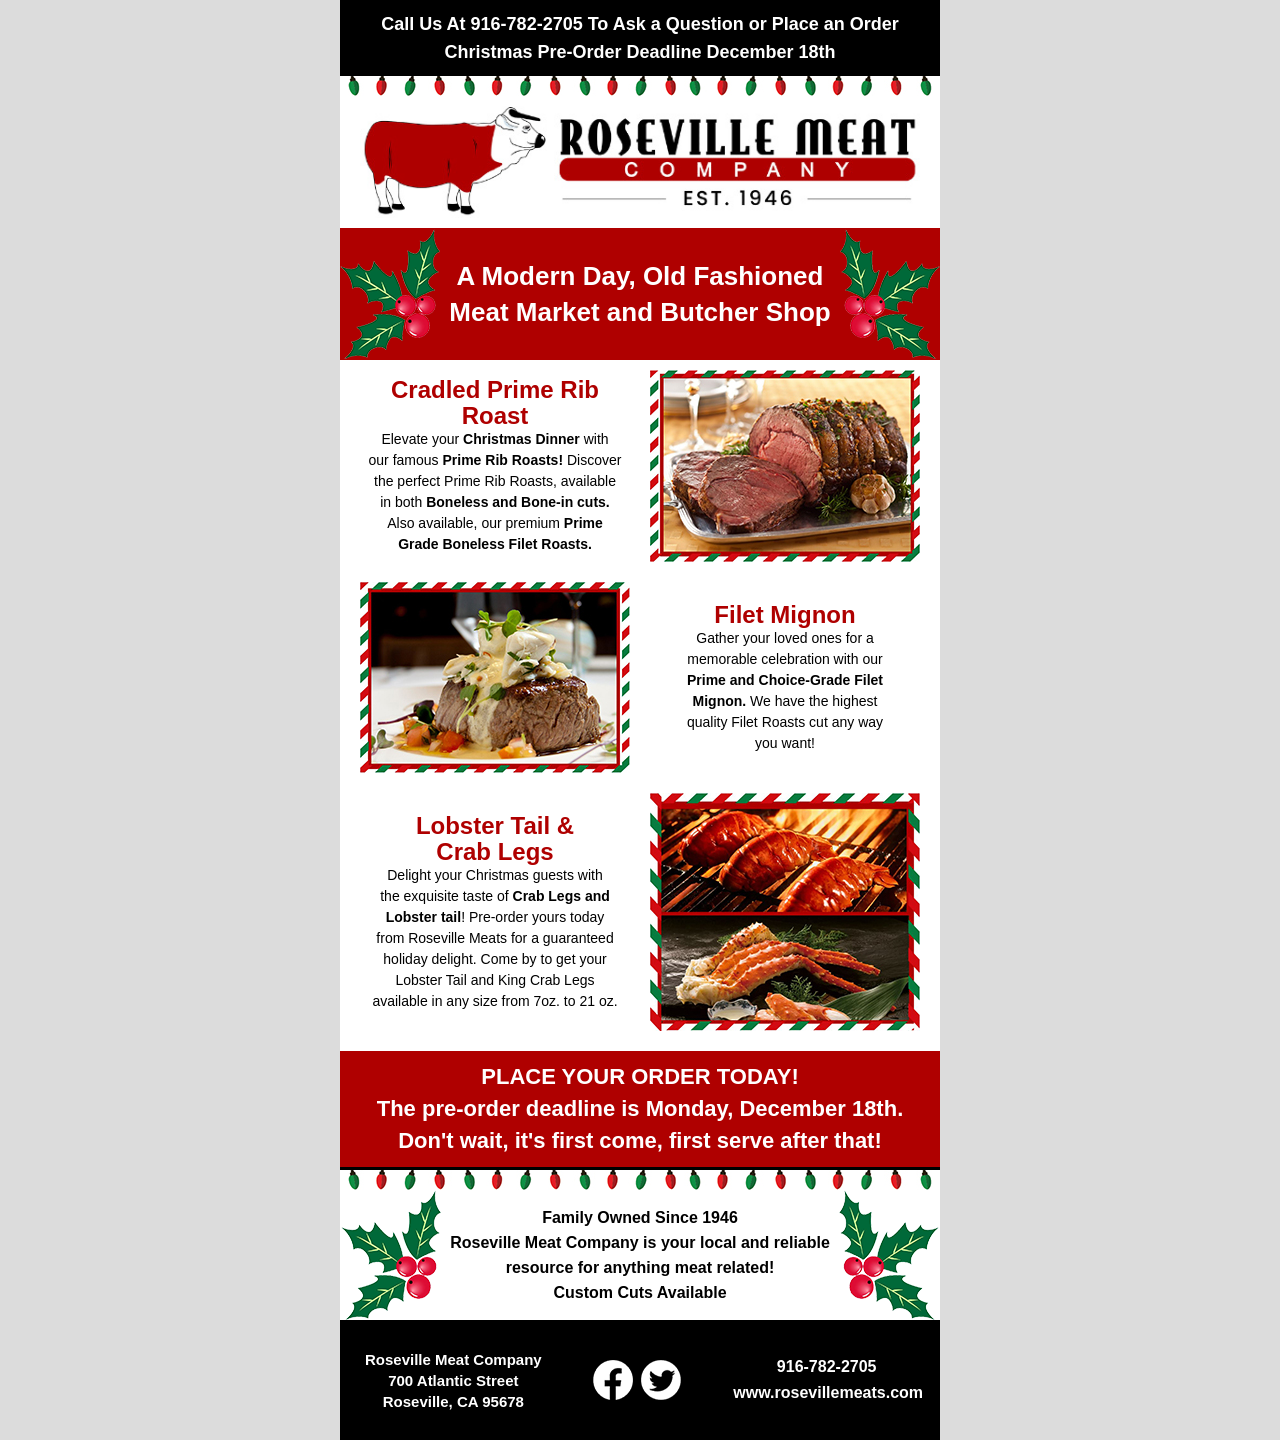
<file: html-email/roseville-meat/index.html>
<!DOCTYPE html PUBLIC "-//W3C//DTD XHTML 1.0 Transitional//EN" "http://www.w3.org/TR/xhtml1/DTD/xhtml1-transitional.dtd">
<html xmlns="http://www.w3.org/1999/xhtml">
<head>
   <meta http-equiv="Content-Type" content="text/html; charset=utf-8" />
   <meta name="viewport" content="width=device-width, initial-scale=1, minimum-scale=1, maximum-scale=1" />
   <title>Roseville Meat Company</title>
   <style type="text/css">

	/* CLIENT-SPECIFIC STYLES */
	.ReadMsgBody { width: 100%; background-color: #ffffff; }
	.ExternalClass { width: 100%; background-color: #ffffff; }
	.ExternalClass, .ExternalClass p, .ExternalClass span, .ExternalClass font, .ExternalClass td, .ExternalClass div { line-height: 100%; }
	html { width: 100%; }
	body { -webkit-text-size-adjust: none; -ms-text-size-adjust: none; margin: 0; padding: 0; font-family: 'Arial', serif; } /* Prevent WebKit and Windows mobile changing default text sizes */
	
	/* Clean Apple Links */
    a[x-apple-data-detectors] {
    color: inherit !important;
    text-decoration: none !important;
    font-size: inherit !important;
    font-family: inherit !important;
    font-weight: inherit !important;
    line-height: inherit !important;}

	/* RESET STYLES */
    div, p, a, li, td { -webkit-text-size-adjust:none; }
    td {font-size: 0px;}

	table {
        border-collapse: collapse;
        mso-table-lspace:0pt;
        mso-table-rspace:0pt;
        table-layout: fixed;
        border-spacing: 0;
    }

	img {
        width: 100%;
        display: block !important;
    }

    p, li {
        font-family:'Arial',serif;
        font-size: 14px;
        font-weight: 400;
        text-align:center;
        line-height: 21px;
        margin: 0;
    }

    a {
        font-family:'Arial',serif;
        font-size: 16px;
        font-weight: 400;
        text-align:center;
        line-height: 25.6px;
    }

    .show-mob {
        display: none;
    }

    .social table td { display:inline-block; padding: 10px 0px; }
    .social {padding: 25px 0;}
	
	/* MEDIA QUERIES */
	@media only screen and (max-width: 600px) {

        .social table td{
            display:inline-block;
            padding:10px 0px;
        }

        .social {padding:0px;}

        .inner {
            width: 100% !important;
        }
        
        .two-rows td {
            display:block; /*break two rows*/
            text-align: center;
        }

        .spacer {
            display: none !important;
        }

        .unblock {
            display: inline-block !important;
        }

        .hide-mob {
            display: none !important;
        }
	}

    @media only screen and (max-width: 422px) {
        .remove-br br {
            display: none;
        }
    }
	</style>
</head>
<body bgcolor="#dcdcdc">
<table cellpadding="0" cellspacing="0" width="100%" border="0" >
    <tr>
        <td align="center">
        	<table class="inner" cellpadding="0" cellspacing="0" width="600" border="0" bgcolor="#ffffff">
            	<tbody>
                <!--START-->
                <tr>
                    <td bgcolor="#000000" style="padding:10px 20px;">
                        <p style="color:#ffffff; font-size:18px; line-height:28px;"><strong>Call Us At <a href="tel:9167822705" style="color:#ffffff; font-weight:600; font-size:18px; line-height:28px; text-decoration: none;">916-782-2705</a> To Ask a Question or Place an Order Christmas Pre-Order Deadline December 18th</strong></p>
                    </td>
                </tr>

                <tr>
                    <td>
                        <a href="https://www.rosevillemeats.net/?&utm_source=SalemSurround&utm_medium=CPC&utm_campaign=RosevilleMeatCompany&scid=3903474&kw=33870" target="_blank">
                            <img style="display:block; border:none;" src="images/index_05.jpg" border="0" alt="Christmas lights decoration">
                        </a>
                    </td>
                </tr>

                <tr>
                    <td style="padding:10px 20px;">
                        <a href="https://www.rosevillemeats.net/?&utm_source=SalemSurround&utm_medium=CPC&utm_campaign=RosevilleMeatCompany&scid=3903474&kw=33870" target="_blank">
                            <img style="display:block; border:none;" src="images/index_01.jpg" border="0" alt="Roseville Meat Company logo">
                        </a>
                    </td>
                </tr>

                <tr>
                    <td>
                        <table align="center" border="0" cellpadding="0" cellspacing="0">
                                <tr>
                                    <td bgcolor="#af0000">
                                        <table align="center" border="0" cellpadding="0" cellspacing="0">
                                            <tr>
                                                <td>
                                                    <a href="https://www.rosevillemeats.net/?&utm_source=SalemSurround&utm_medium=CPC&utm_campaign=RosevilleMeatCompany&scid=3903474&kw=33870" target="_blank">
                                                        <img style="display:block; border:none; max-width:100px;" src="images/index_06.png" border="0" alt="Christmas bell with leaves">
                                                    </a>
                                                </td>
                                            </tr>
                                       </table>
                                    </td>
                                    <td style="max-width: 400px;">
                                        <table align="center" border="0" cellpadding="0" cellspacing="0">
                                            <tr>
                                                <td bgcolor="#af0000" style="padding:30px 9px;">
                                                    <p style="color:#ffffff; font-size:26px; font-weight:600; line-height:36px;" class="remove-br">A Modern Day, Old Fashioned <br>Meat Market and Butcher Shop</p>
                                                </td>
                                            </tr>
                                       </table>
                                    </td>
                                    <td bgcolor="#af0000">
                                        <table align="center" border="0" cellpadding="0" cellspacing="0">
                                            <tr>
                                                <td>
                                                    <a href="https://www.rosevillemeats.net/?&utm_source=SalemSurround&utm_medium=CPC&utm_campaign=RosevilleMeatCompany&scid=3903474&kw=33870" target="_blank">
                                                        <img style="display:block; border:none; max-width:100px;" src="images/index_07.png" border="0" alt="Christmas bell with leaves">
                                                    </a>
                                                </td>
                                            </tr>
                                       </table>
                                    </td>
                                </tr>
                        </table>
                    </td>
                </tr>

                <tr>
                    <td style="padding:10px 20px;">
                        <table cellpadding="0" cellspacing="0" border="0" align="center" width="100%" class="two-rows">
                            <tr>
                                <td>
                                    <p style="color:#000000;"><strong style="color:#af0000; font-size:24px; line-height:26px;">Cradled Prime Rib Roast</strong><br> Elevate your <strong>Christmas Dinner</strong> with<br>our famous <strong>Prime Rib Roasts!</strong> Discover<br>the perfect Prime Rib Roasts, available<br>in both <strong>Boneless and Bone-in cuts.</strong><br>Also available, our premium <strong>Prime<br>Grade Boneless Filet Roasts.</strong></p>
                                </td>

                                <td style="width:20px; height:20px;"></td>

                                <td align="center">
                                    <a href="https://www.rosevillemeats.net/?&utm_source=SalemSurround&utm_medium=CPC&utm_campaign=RosevilleMeatCompany&scid=3903474&kw=33870" target="_blank">
                                        <img style="display:block; border:none; max-width:270px; margin:auto;" src="images/index_02.jpg" border="0" alt="Turkey">
                                    </a>
                                </td>
                            </tr>
                        </table>
                    </td>
                </tr>

                <tr>
                    <td style="padding:10px 20px;">
                        <table cellpadding="0" cellspacing="0" border="0" align="center" width="100%" class="two-rows">
                            <tr>
                                <!-- hides in mobile view -->
                                <td align="center" class="hide-mob">
                                    <a href="https://www.rosevillemeats.net/?&utm_source=SalemSurround&utm_medium=CPC&utm_campaign=RosevilleMeatCompany&scid=3903474&kw=33870" target="_blank">
                                        <img style="display:block; border:none; max-width:270px; margin:auto;" src="images/index_03.jpg" border="0" alt="Turducken">
                                    </a>
                                </td>

                                <td style="width:20px; height:20px;" class="hide-mob"></td>
                                <!-- end -->

                                <td>
                                    <p style="color:#000000;"><strong style="color:#af0000; font-size:24px; line-height:26px;">Filet Mignon</strong><br> Gather your loved ones for a<br>memorable celebration with our<br><strong>Prime and Choice-Grade Filet<br>Mignon.</strong> We have the highest<br>quality Filet Roasts cut any way<br>you want!</p>
                                </td>

                                <!-- hidden - shows in mobile view -->
                                <td style="width:20px; height:20px;" class="show-mob"></td>

                                <td align="center" class="show-mob">
                                    <a href="https://www.rosevillemeats.net/?&utm_source=SalemSurround&utm_medium=CPC&utm_campaign=RosevilleMeatCompany&scid=3903474&kw=33870" target="_blank">
                                        <img style="display:block; border:none; max-width:270px; margin:auto;" src="images/index_03.jpg" border="0" alt="Turducken">
                                    </a>
                                </td>
                                <!-- end -->
                            </tr>
                        </table>
                    </td>
                </tr>

                <tr>
                    <td style="padding:10px 20px 20px;">
                        <table cellpadding="0" cellspacing="0" border="0" align="center" width="100%" class="two-rows">
                            <tr>
                                <td>
                                    <p style="color:#000000;"><strong style="color:#af0000; font-size:24px; line-height:26px;">Lobster Tail &<br>Crab Legs</strong><br> Delight your Christmas guests with<br>the exquisite taste of <strong>Crab Legs and<br>Lobster tail</strong>! Pre-order yours today<br>from Roseville Meats for a guaranteed<br>holiday delight. Come by to get your<br>Lobster Tail and King Crab Legs<br>available in any size from 7oz. to 21 oz.</p>
                                </td>

                                <td style="width:20px; height:20px;"></td>

                                <td align="center">
                                    <a href="https://www.rosevillemeats.net/?&utm_source=SalemSurround&utm_medium=CPC&utm_campaign=RosevilleMeatCompany&scid=3903474&kw=33870" target="_blank">
                                        <img style="display:block; border:none; max-width:270px; margin:auto;" src="images/index_04.jpg" border="0" alt="Prime Rib Roast">
                                    </a>
                                </td>
                            </tr>
                        </table>
                    </td>
                </tr>

                <tr>
                    <td bgcolor="#af0000" style="padding:10px 20px; border-bottom: black solid 3px;">
                        <p style="color:#ffffff; font-size:22px; font-weight:600; line-height:32px;">PLACE YOUR ORDER TODAY! <br>The pre-order deadline is Monday, December 18th. Don't wait, it's first come, first serve after that!</p>
                    </td>
                </tr>

                <tr>
                    <td>
                        <a href="https://www.rosevillemeats.net/?&utm_source=SalemSurround&utm_medium=CPC&utm_campaign=RosevilleMeatCompany&scid=3903474&kw=33870" target="_blank">
                            <img style="display:block; border:none;" src="images/index_05.jpg" border="0" alt="Christmas lights decoration">
                        </a>
                    </td>
                </tr>

                <tr>
                    <td>
                        <table align="center" border="0" cellpadding="0" cellspacing="0">
                                <tr>
                                    <td>
                                        <table align="center" border="0" cellpadding="0" cellspacing="0">
                                            <tr>
                                                <td>
                                                    <a href="https://www.rosevillemeats.net/?&utm_source=SalemSurround&utm_medium=CPC&utm_campaign=RosevilleMeatCompany&scid=3903474&kw=33870" target="_blank">
                                                        <img style="display:block; border:none; max-width:100px;" src="images/index_06.png" border="0" alt="Christmas bell with leaves">
                                                    </a>
                                                </td>
                                            </tr>
                                       </table>
                                    </td>
                                    <td style="max-width: 400px;">
                                        <table align="center" border="0" cellpadding="0" cellspacing="0">
                                            <tr>
                                                <td style="padding:7px 9px;">
                                                    <p style="color:#000000; font-size:16px; line-height:25px;"><strong>Family Owned Since 1946</strong> <br><strong>Roseville Meat Company is your local and reliable <br> resource for anything meat related!</strong> <br> <strong>Custom Cuts Available</strong></p>
                                                </td>
                                            </tr>
                                       </table>
                                    </td>
                                    <td>
                                        <table align="center" border="0" cellpadding="0" cellspacing="0">
                                            <tr>
                                                <td>
                                                    <a href="https://www.rosevillemeats.net/?&utm_source=SalemSurround&utm_medium=CPC&utm_campaign=RosevilleMeatCompany&scid=3903474&kw=33870" target="_blank">
                                                        <img style="display:block; border:none; max-width:100px;" src="images/index_07.png" border="0" alt="Christmas bell with leaves">
                                                    </a>
                                                </td>
                                            </tr>
                                       </table>
                                    </td>
                                </tr>
                        </table>
                    </td>
                </tr>

                <tr>
                    <td bgcolor="#000000" style="padding:5px 20px;">
                        <table cellpadding="0" cellspacing="0" border="0" align="center" width="100%" class="two-rows">
                            <tr>
                                <td>
                                    <p style="color:#ffffff; font-size: 15px;"><strong>Roseville Meat Company <br>700 Atlantic Street <br>Roseville, CA 95678</strong></p>
                                </td>

                                <td style="display: inline-block; border: none;" class="social">
                                    <table width="50%" align="center" border="0" cellpadding="0" cellspacing="0">
                                        <tr>
                                            <td align="center">
                                                <a href="https://www.facebook.com/RosevilleMeatCompany/" target="_blank">
                                                    <img src="images/index_08.png" alt="facebook icon" style="display: block; border: none; margin: auto;">
                                                </a>
                                            </td>
                                            <td style="width: 8px;"></td>
                                            <td align="center">
                                                <a href="https://twitter.com/RosevilleMeats" target="_blank">
                                                    <img src="images/index_09.png" alt="twitter icon" style="display: block; border: none; margin: auto;">
                                                </a>
                                            </td>
                                        </tr>
                                </table>
                                </td>

                                <td>
                                    <p style="color:#ffffff; font-size: 15px;"><strong><a href="tel:9167822705" style="color:#ffffff; font-weight:600; text-decoration: none;">916-782-2705</a> <br><a href="https://www.rosevillemeats.com/" style="color:#ffffff; font-weight:600; text-decoration: none;">www.rosevillemeats.com</a></strong></p>
                                </td>
                            </tr>
                        </table>
                    </td>
                </tr>

                <!--END-->
                </tbody>
            </table>
        </td>
    </tr>
</table>
</body>
</html>
</file>
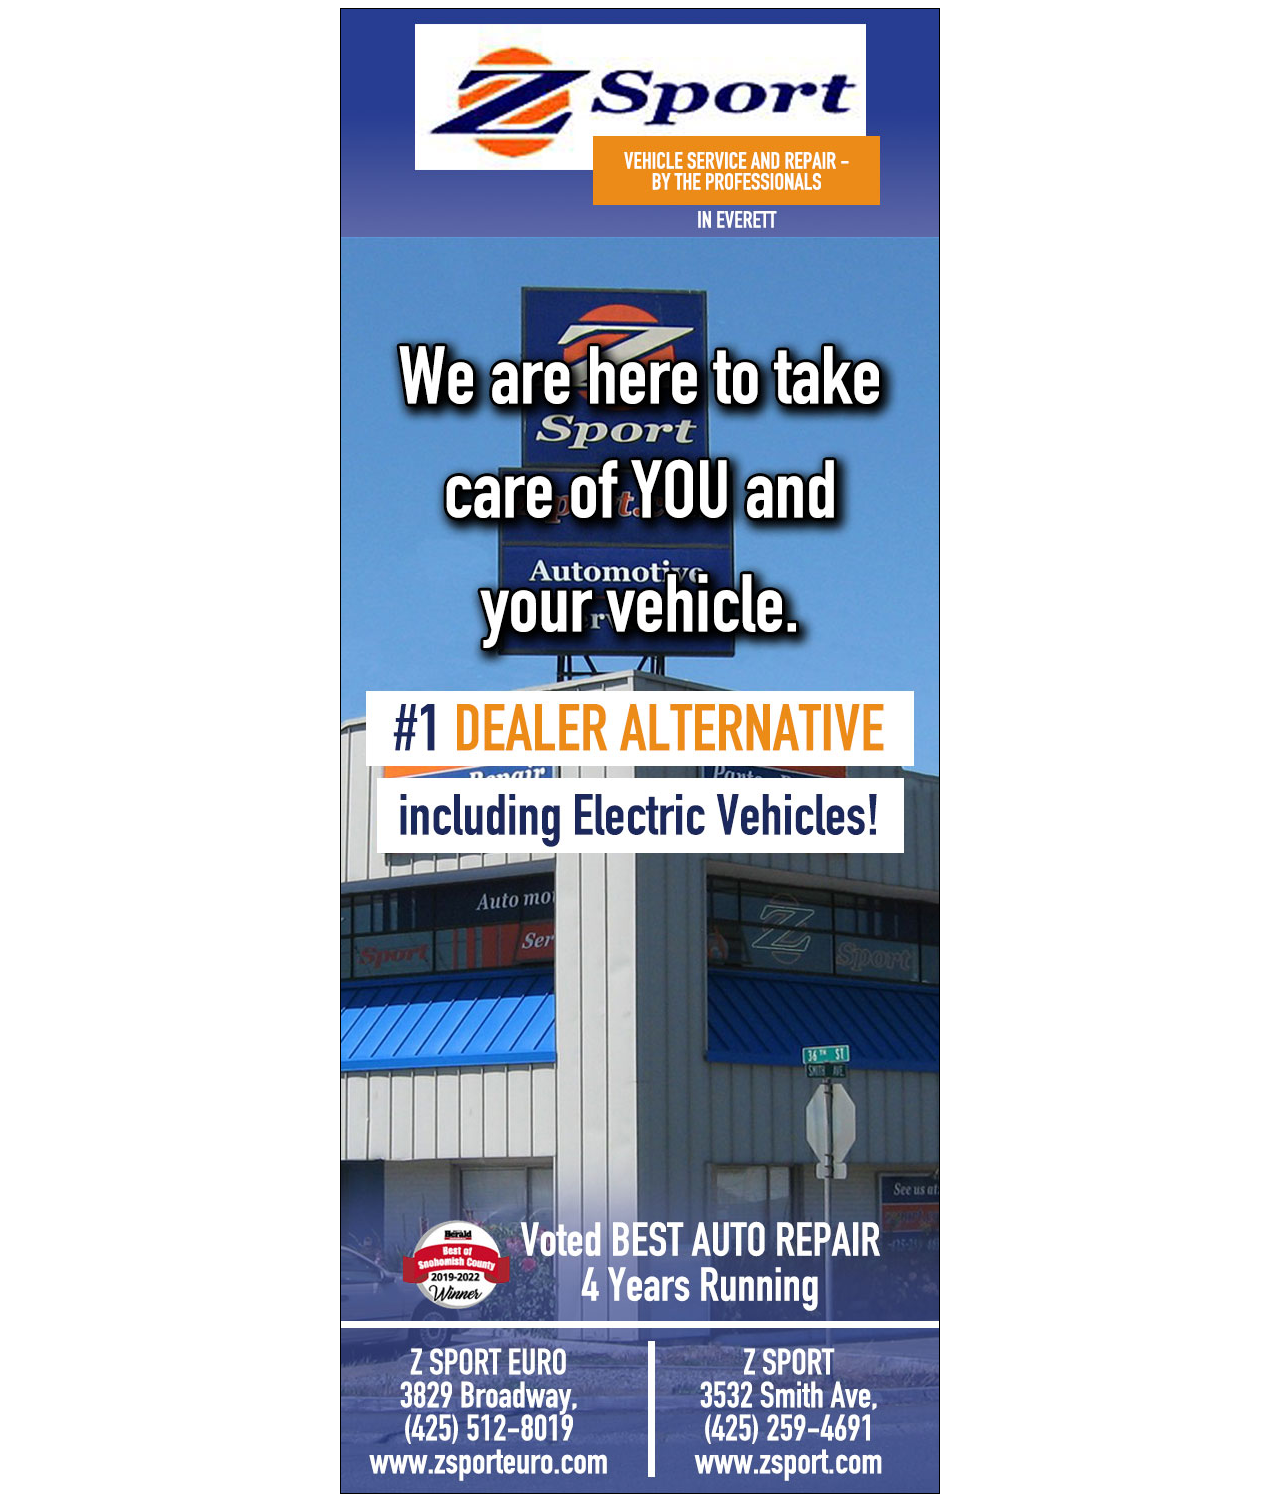
<file: html-email/z-sport/index.html>
<!DOCTYPE HTML PUBLIC "-//W3C//DTD HTML 4.01 Transitional//EN" "http://www.w3.org/TR/html4/loose.dtd">
<html lang="en">
<head>
<title>
Z Sports Automotive
</title>
    <meta http-equiv="Content-Type" content="text/html; charset=utf-8" />
    <meta name="viewport" content="width=device-width, initial-scale=1, minimum-scale=1, maximum-scale=1" />
    <style type="text/css">
        .ReadMsgBody{width: 100%;}
        .ExternalClass{width: 100%;}
        .ExternalClass * {line-height:118%}
        html { width: 100%; }
        table {border-collapse:collapse;}
        div{ display:block !important;}
        td {font-size: 0px;}

        /*Clean apple links*/
         a[x-apple-data-detectors] {
             color: inherit !important;
             text-decoration: none !important;*
             font-size: inherit !important;
             font-family: inherit !important;
             font-weight: inherit !important;
             line-height: inherit !important;
             -webkit-text-size-adjust:none;}
             div, p, a, li, td { -webkit-text-size-adjust:none; }
        }
        /* RESET STYLES */
        table { border-collapse: collapse; mso-table-lspace:0pt; mso-table-rspace:0pt; table-layout: fixed; border-spacing: 0; }
        img { max-width: 100%; width: 100%; height: auto; display: block !important; }
        /* MEDIA QUERIES */
        @media only screen and (max-width: 600px) {
            
            .inner { width: 100% !important; }
            
            .two-rows td { display:block;   /*break two rows*/
            
                padding: 10px 0px 10px 0px; /*create spaces*/
            
            }
        }
    </style>
</head>
<body>
<table align="center" cellpadding="0" cellspacing="0" border="0" width="100%">
    <tr>
        <td align="center">
            <table align="center" width="600" border="0" cellpadding="0" cellspacing="0" style="max-width: 600px; border: black 1px solid;" class="inner">
                
                <!-- START -->
                <tr>
                    <td>
                        <a href="http://www.zsport.com/?utm_source=Sound_Publishing%2C_Inc.&utm_medium=Targeted_Email&utm_campaign=Z_Sports_Automotive_71-006504-001" target="_blank">
                            <img src="images/index_01.jpg" style="display: block; border: none;" border="0" alt="Z Sport Logo">
                        </a>
                    </td>
                </tr>
                <tr>
                    <td>
                        <a href="http://www.zsport.com/?utm_source=Sound_Publishing%2C_Inc.&utm_medium=Targeted_Email&utm_campaign=Z_Sports_Automotive_71-006504-001" target="_blank">
                            <img src="images/index_02.jpg" style="display: block; border: none;" border="0" alt="We are here to take care of YOU and your vehicle">
                        </a>
                    </td>
                </tr>
                <tr>
                    <td>
                        <a href="http://www.zsport.com/?utm_source=Sound_Publishing%2C_Inc.&utm_medium=Targeted_Email&utm_campaign=Z_Sports_Automotive_71-006504-001" target="_blank">
                            <img src="images/index_03.jpg" style="display: block; border: none;" border="0" alt="Best Auto Repair Nominated">
                        </a>
                    </td>
                </tr>
                <tr>
                    <td>
                        <table align="center" border="0" cellpadding="0" cellspacing="0">
                            <tr>
                                <td>
                                    <table align="center" border="0" cellpadding="0" cellspacing="0">
                                        <tr>
                                            <td>
                                                <a href="http://www.zsporteuro.com/?utm_source=Sound_Publishing%2C_Inc.&utm_medium=Targeted_Email&utm_campaign=Z_Sports_Automotive_71-006504-001" target="_blank">
                                                    <img src="images/index_04.jpg" style="display: block; border: none;" border="0" alt="Z Sport Euro Details">
                                                </a>
                                            </td>
                                        </tr>
                                        <tr>
                                            <td>
                                                <a href="tel:4255128019">
                                                    <img src="images/index_06.jpg" style="display: block; border: none;" border="0" alt="Telephone number">
                                                </a>
                                            </td>
                                        </tr>
                                        <tr>
                                            <td>
                                                <a href="http://www.zsporteuro.com/?utm_source=Sound_Publishing%2C_Inc.&utm_medium=Targeted_Email&utm_campaign=Z_Sports_Automotive_71-006504-001" target="_blank">
                                                    <img src="images/index_08.jpg" style="display: block; border: none;" border="0" alt="Z sport euro website link">
                                                </a>
                                            </td>
                                        </tr>
                                   </table>
                                </td>
                                <td>
                                    <table align="center" border="0" cellpadding="0" cellspacing="0">
                                        <tr>
                                            <td>
                                                <a href="http://www.zsport.com/?utm_source=Sound_Publishing%2C_Inc.&utm_medium=Targeted_Email&utm_campaign=Z_Sports_Automotive_71-006504-001" target="_blank">
                                                    <img src="images/index_05.jpg" style="display: block; border: none;" border="0" alt="Z Sport Details">
                                                </a>
                                            </td>
                                        </tr>
                                        <tr>
                                            <td>
                                                <a href="tel:4252594691">
                                                    <img src="images/index_07.jpg" style="display: block; border: none;" border="0" alt="Telephone Number">
                                                </a>
                                            </td>
                                        </tr>
                                        <tr>
                                            <td>
                                                <a href="http://www.zsport.com/?utm_source=Sound_Publishing%2C_Inc.&utm_medium=Targeted_Email&utm_campaign=Z_Sports_Automotive_71-006504-001" target="_blank">
                                                    <img src="images/index_09.jpg" style="display: block; border: none;" border="0" alt="zsport website link">
                                                </a>
                                            </td>
                                        </tr>
                                   </table>
                                </td>
                            </tr>
                        </table>
                    </td>
                </tr>
                <!-- END -->
                
            </table>
        </td>
    </tr>
</table>

</body>
</html>
</file>
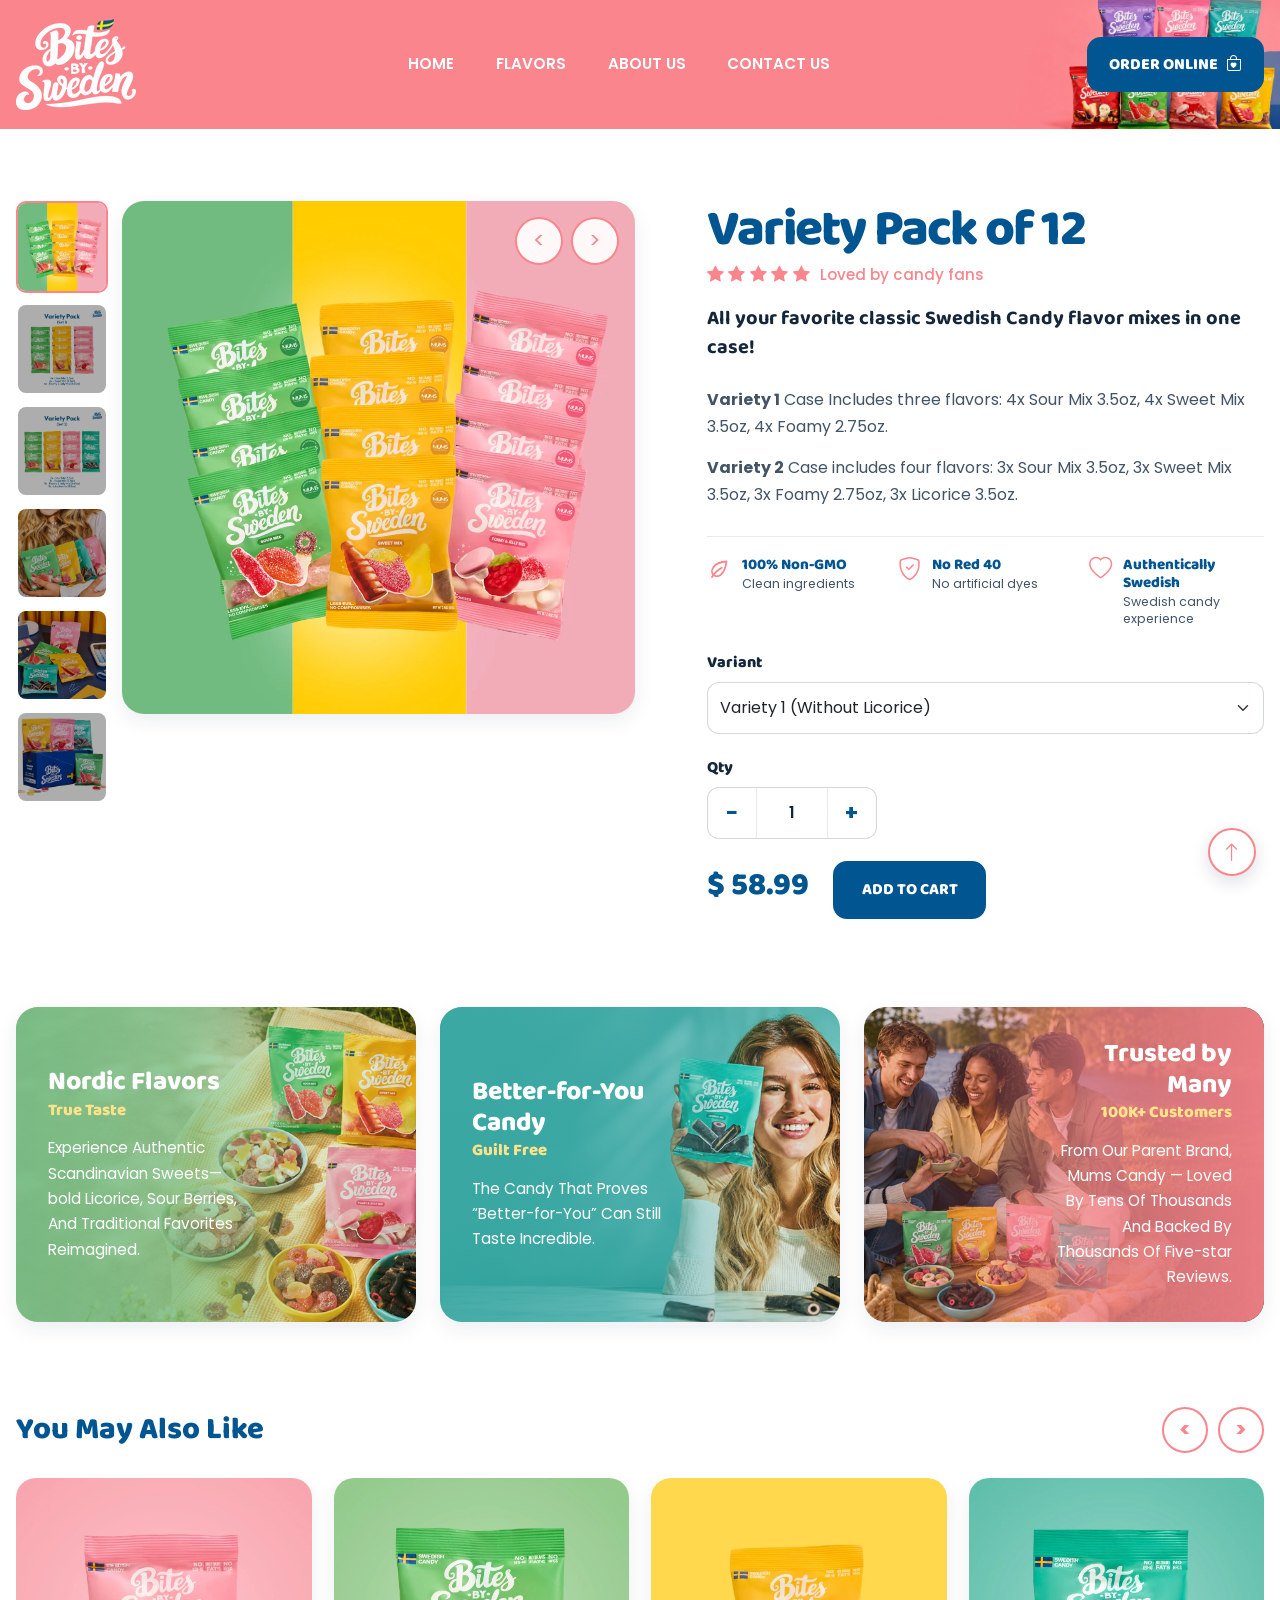
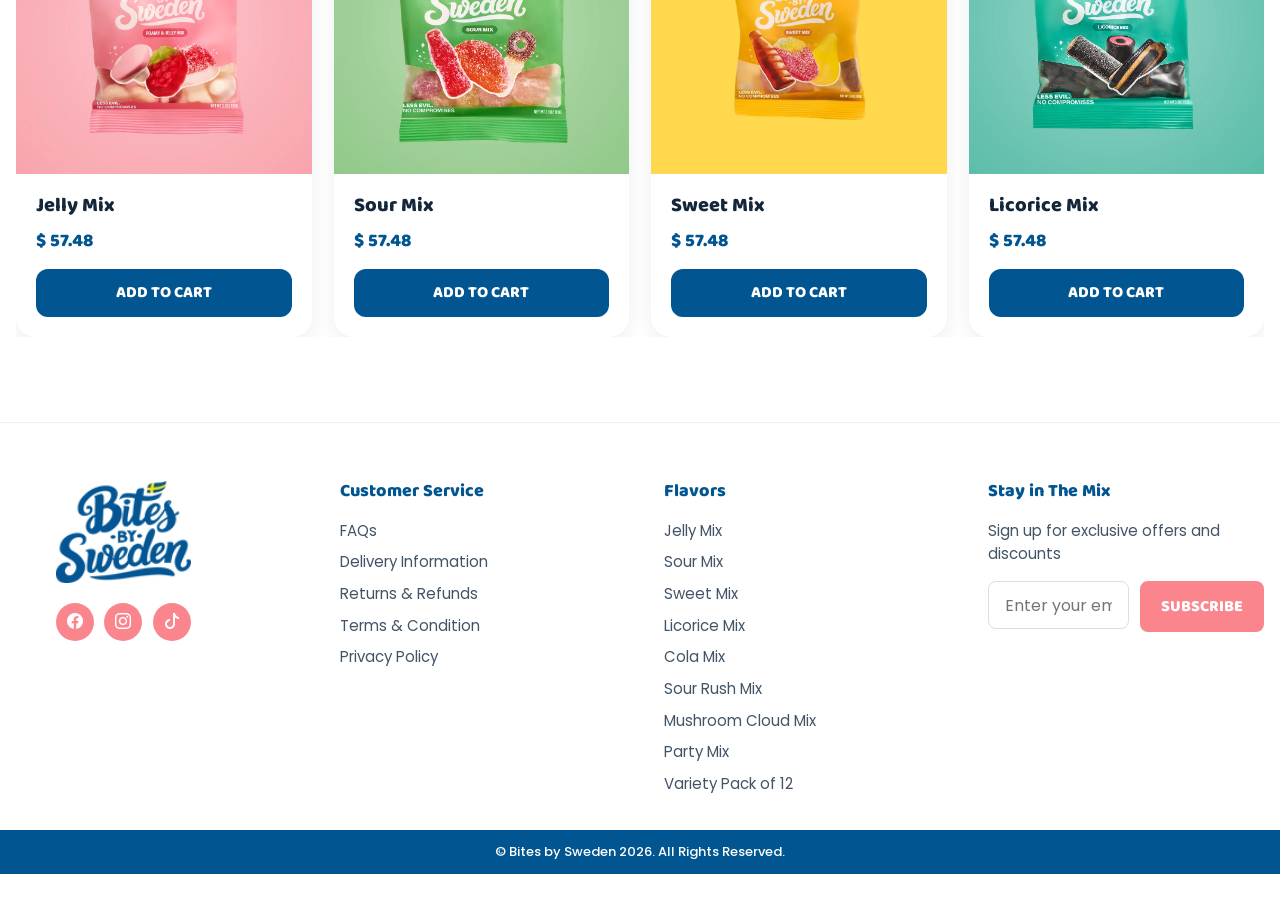
<file: 9_14_2026_bitesbysweden/product.html>
<!DOCTYPE html>
<html lang="en">
<head>
  <meta charset="UTF-8" />
  <meta name="viewport" content="width=device-width, initial-scale=1.0" />
  <title>Variety Pack of 12 | Bites by Sweden</title>

  <link
    href="https://cdn.jsdelivr.net/npm/bootstrap@5.3.3/dist/css/bootstrap.min.css"
    rel="stylesheet"
  />
  <link
    rel="stylesheet"
    href="https://cdn.jsdelivr.net/npm/bootstrap-icons@1.11.3/font/bootstrap-icons.min.css"
  />
  <link rel="preconnect" href="https://fonts.googleapis.com">
  <link rel="preconnect" href="https://fonts.gstatic.com" crossorigin>
  <link
    href="https://fonts.googleapis.com/css2?family=Baloo+2:wght@600;700;800&family=Great+Vibes&family=Poppins:wght@400;500;600;700;800&display=swap"
    rel="stylesheet"
  />

  <link rel="stylesheet" href="assets/css/style.css" />
</head>

<body id="top">
  <header class="site-header product-header">
    <nav class="navbar navbar-expand-lg">
      <div class="container">
        <a class="navbar-brand" href="index.html" aria-label="Bites by Sweden home">
          <img src="assets/images/logo.png" alt="Bites by Sweden" class="brand-logo" />
        </a>

        <button
          class="navbar-toggler"
          type="button"
          data-bs-toggle="collapse"
          data-bs-target="#mainNavbar"
          aria-controls="mainNavbar"
          aria-expanded="false"
          aria-label="Toggle navigation"
        >
          <span class="navbar-toggler-icon"></span>
        </button>

        <div class="collapse navbar-collapse" id="mainNavbar">
          <ul class="navbar-nav mx-auto align-items-lg-center">
            <li class="nav-item"><a class="nav-link" href="index.html">HOME</a></li>
            <li class="nav-item"><a class="nav-link" href="index.html#flavors">FLAVORS</a></li>
            <li class="nav-item"><a class="nav-link" href="index.html#about">ABOUT US</a></li>
            <li class="nav-item"><a class="nav-link" href="index.html#contact">CONTACT US</a></li>
          </ul>

          <a href="#product-purchase" class="btn product-header-cta d-none d-lg-inline-flex align-items-center gap-2">
            ORDER ONLINE
            <i class="bi bi-bag-heart"></i>
          </a>
        </div>
      </div>
    </nav>
  </header>

  <main>
    <section class="product-page-section">
      <div class="container">
        <div class="product-layout">
          <div class="product-gallery" data-product-gallery>
            <div class="product-thumbnails" aria-label="Product images">
              <button class="product-thumbnail active" type="button" data-gallery-thumb data-image="assets/images/flavors/variety-pack-of-12.webp">
                <img src="assets/images/flavors/variety-pack-of-12.webp" alt="Variety Pack of 12">
              </button>
              <button class="product-thumbnail" type="button" data-gallery-thumb data-image="assets/images/flavors/Group_04.webp">
                <img src="assets/images/flavors/Group_04.webp" alt="Variety Pack view 5">
              </button>
              <button class="product-thumbnail" type="button" data-gallery-thumb data-image="assets/images/flavors/Group_05.webp">
                <img src="assets/images/flavors/Group_05.webp" alt="Variety Pack view 6">
              </button>
              <button class="product-thumbnail" type="button" data-gallery-thumb data-image="assets/images/flavors/Group_01.webp">
                <img src="assets/images/flavors/Group_01.webp" alt="Variety Pack view 2">
              </button>
              <button class="product-thumbnail" type="button" data-gallery-thumb data-image="assets/images/flavors/Group_02.webp">
                <img src="assets/images/flavors/Group_02.webp" alt="Variety Pack view 3">
              </button>
              <button class="product-thumbnail" type="button" data-gallery-thumb data-image="assets/images/flavors/Group_03.webp">
                <img src="assets/images/flavors/Group_03.webp" alt="Variety Pack view 4">
              </button>
            </div>

            <div class="product-image-box">
              <img src="assets/images/flavors/variety-pack-of-12.webp" alt="Variety Pack of 12" class="product-main-image" data-gallery-main>
              <div class="product-gallery-arrows">
                <button class="product-gallery-arrow" type="button" data-gallery-prev aria-label="Previous image">&lt;</button>
                <button class="product-gallery-arrow" type="button" data-gallery-next aria-label="Next image">&gt;</button>
              </div>
            </div>
          </div>

          <div class="product-details" id="product-purchase">
            <h1 class="product-title">Variety Pack of 12</h1>
            <div class="product-rating" aria-label="5 out of 5 stars">
              <div class="product-rating-stars" aria-hidden="true">
                <i class="bi bi-star-fill"></i>
                <i class="bi bi-star-fill"></i>
                <i class="bi bi-star-fill"></i>
                <i class="bi bi-star-fill"></i>
                <i class="bi bi-star-fill"></i>
              </div>
              <span class="product-rating-text">Loved by candy fans</span>
            </div>
            <p class="product-lead">
              All your favorite classic Swedish Candy flavor mixes in one case!
            </p>
            <br>
            <div class="product-description">
              <p>
                <strong>Variety 1</strong> Case Includes three flavors:
                4x Sour Mix 3.5oz, 4x Sweet Mix 3.5oz, 4x Foamy 2.75oz.
              </p>

              <p>
                <strong>Variety 2</strong> Case includes four flavors:
                3x Sour Mix 3.5oz, 3x Sweet Mix 3.5oz, 3x Foamy 2.75oz,
                3x Licorice 3.5oz.
              </p>
            </div>
            <div class="product-trust-row" aria-label="Product trust signals">
              <div class="product-trust-item">
                <svg class="product-trust-icon product-trust-leaf" viewBox="0 0 24 24" aria-hidden="true" fill="none">
                  <path d="M19.5 4.5C13.5 4.7 8.8 6.8 6.4 10.2C4.3 13.2 4.5 16.5 6.8 18.2C9.1 19.9 12.5 19.2 14.7 16.8C17.5 13.8 18.8 9.6 19.5 4.5Z" stroke="currentColor" stroke-width="1.8" stroke-linecap="round" stroke-linejoin="round"/>
                  <path d="M5 20C7.2 16.3 10.3 13.3 14.7 10.7" stroke="currentColor" stroke-width="1.8" stroke-linecap="round"/>
                </svg>
                <div class="product-trust-copy">
                  <strong>100% Non-GMO</strong>
                  <span>Clean ingredients</span>
                </div>
              </div>

              <div class="product-trust-item">
                <i class="bi bi-shield-check product-trust-icon" aria-hidden="true"></i>
                <div class="product-trust-copy">
                  <strong>No Red 40</strong>
                  <span>No artificial dyes</span>
                </div>
              </div>

              <div class="product-trust-item">
                <i class="bi bi-heart product-trust-icon" aria-hidden="true"></i>
                <div class="product-trust-copy">
                  <strong>Authentically Swedish</strong>
                  <span>Swedish candy experience</span>
                </div>
              </div>
            </div>

            <div class="product-form-group">
              <label for="product-variant" class="product-label">Variant</label>
              <select id="product-variant" class="form-select product-select">
                <option>Variety 1 (Without Licorice)</option>
                <option>Variety 2 (Without Licorice)</option>
              </select>
            </div>
            <div class="product-buy-row">
<div class="product-form-group">
              <label for="product-qty" class="product-label">Qty</label>

              <div class="quantity-control" data-quantity-control>
                <button type="button" class="quantity-button" data-qty-minus aria-label="Decrease quantity">−</button>
                <input
                  id="product-qty"
                  class="quantity-input"
                  type="number"
                  min="1"
                  value="1"
                  inputmode="numeric"
                />
                <button type="button" class="quantity-button" data-qty-plus aria-label="Increase quantity">+</button>
              </div>
            </div>

            <div class="product-purchase-row">
              <div class="product-price" data-product-price data-unit-price="58.99">$ 58.99</div>
            </div>

              <button type="button" class="btn product-add-to-cart">
                ADD TO CART
              </button>
            </div>


          </div>
        </div>
      </div>
    </section>
  </main>



  <section class="pdp-value-section" aria-label="Why choose Bites by Sweden">
    <div class="container">
      <div class="pdp-value-grid">
        <article class="pdp-value-card pdp-value-card--nordic">
          <h2 class="pdp-value-title">Nordic Flavors</h2>
          <h3 class="pdp-value-subtitle">True Taste</h3>
          <p class="pdp-value-text">
            Experience Authentic Scandinavian Sweets—bold Licorice, Sour Berries,
            And Traditional Favorites Reimagined.
          </p>
        </article>

        <article class="pdp-value-card pdp-value-card--better">
          <h2 class="pdp-value-title">Better-for-You Candy</h2>
          <h3 class="pdp-value-subtitle">Guilt Free</h3>
          <p class="pdp-value-text">
            The Candy That Proves “Better-for-You” Can Still Taste Incredible.
          </p>
        </article>

        <article class="pdp-value-card pdp-value-card--trusted">
          <h2 class="pdp-value-title">Trusted by Many</h2>
          <h3 class="pdp-value-subtitle">100K+ Customers</h3>
          <p class="pdp-value-text">
            From Our Parent Brand, Mums Candy — Loved By Tens Of Thousands And
            Backed By Thousands Of Five-star Reviews.
          </p>
        </article>
      </div>
    </div>
  </section>

  <section class="related-products-section" aria-label="Related products">
    <div class="container">
      <div class="related-products-heading-row">
        <h2 class="related-products-heading">You May Also Like</h2>

        <div class="related-products-arrows" aria-label="Related product navigation">
          <button class="related-products-arrow" type="button" data-related-prev aria-label="Previous products">&lt;</button>
          <button class="related-products-arrow" type="button" data-related-next aria-label="Next products">&gt;</button>
        </div>
      </div>

      <div class="related-products-carousel" data-related-carousel>
        <div class="related-products-track" data-related-track>
            <article class="related-product-card">
              <div class="related-product-image-wrap">
                <img src="assets/images/flavors/jelly-mix.webp" alt="Jelly Mix" class="related-product-image" />
              </div>
              <div class="related-product-body">
                <h3 class="related-product-title">Jelly Mix</h3>
                <div class="related-product-price">$ 57.48</div>
                <button type="button" type="button" class="btn related-product-cta" onclick="window.location.hash=\'top\'">ADD TO CART</button>
              </div>
            </article>
            <article class="related-product-card">
              <div class="related-product-image-wrap">
                <img src="assets/images/flavors/sour-mix.webp" alt="Sour Mix" class="related-product-image" />
              </div>
              <div class="related-product-body">
                <h3 class="related-product-title">Sour Mix</h3>
                <div class="related-product-price">$ 57.48</div>
                <button type="button" type="button" class="btn related-product-cta" onclick="window.location.hash=\'top\'">ADD TO CART</button>
              </div>
            </article>
            <article class="related-product-card">
              <div class="related-product-image-wrap">
                <img src="assets/images/flavors/sweet-mix.webp" alt="Sweet Mix" class="related-product-image" />
              </div>
              <div class="related-product-body">
                <h3 class="related-product-title">Sweet Mix</h3>
                <div class="related-product-price">$ 57.48</div>
                <button type="button" type="button" class="btn related-product-cta" onclick="window.location.hash=\'top\'">ADD TO CART</button>
              </div>
            </article>
            <article class="related-product-card">
              <div class="related-product-image-wrap">
                <img src="assets/images/flavors/licorice-mix.webp" alt="Licorice Mix" class="related-product-image" />
              </div>
              <div class="related-product-body">
                <h3 class="related-product-title">Licorice Mix</h3>
                <div class="related-product-price">$ 57.48</div>
                <button type="button" type="button" class="btn related-product-cta" onclick="window.location.hash=\'top\'">ADD TO CART</button>
              </div>
            </article>
            <article class="related-product-card">
              <div class="related-product-image-wrap">
                <img src="assets/images/flavors/cola-mix.webp" alt="Cola Mix" class="related-product-image" />
              </div>
              <div class="related-product-body">
                <h3 class="related-product-title">Cola Mix</h3>
                <div class="related-product-price">$ 57.48</div>
                <button type="button" type="button" class="btn related-product-cta" onclick="window.location.hash=\'top\'">ADD TO CART</button>
              </div>
            </article>
            <article class="related-product-card">
              <div class="related-product-image-wrap">
                <img src="assets/images/flavors/sour-rush-mix.webp" alt="Sour Rush Mix" class="related-product-image" />
              </div>
              <div class="related-product-body">
                <h3 class="related-product-title">Sour Rush Mix</h3>
                <div class="related-product-price">$ 57.48</div>
                <button type="button" type="button" class="btn related-product-cta" onclick="window.location.hash=\'top\'">ADD TO CART</button>
              </div>
            </article>
            <article class="related-product-card">
              <div class="related-product-image-wrap">
                <img src="assets/images/flavors/mushroom-cloud-mix.webp" alt="Mushroom Cloud Mix" class="related-product-image" />
              </div>
              <div class="related-product-body">
                <h3 class="related-product-title">Mushroom Cloud Mix</h3>
                <div class="related-product-price">$ 57.48</div>
                <button type="button" type="button" class="btn related-product-cta" onclick="window.location.hash=\'top\'">ADD TO CART</button>
              </div>
            </article>
            <article class="related-product-card">
              <div class="related-product-image-wrap">
                <img src="assets/images/flavors/party-mix.webp" alt="Party Mix" class="related-product-image" />
              </div>
              <div class="related-product-body">
                <h3 class="related-product-title">Party Mix</h3>
                <div class="related-product-price">$ 57.48</div>
                <button type="button" type="button" class="btn related-product-cta" onclick="window.location.hash=\'top\'">ADD TO CART</button>
              </div>
            </article>
            <article class="related-product-card">
              <div class="related-product-image-wrap">
                <img src="assets/images/flavors/variety-pack-of-12.webp" alt="Variety Pack of 12" class="related-product-image" />
              </div>
              <div class="related-product-body">
                <h3 class="related-product-title">Variety Pack of 12</h3>
                <div class="related-product-price">$ 57.48</div>
                <button type="button" type="button" class="btn related-product-cta" onclick="window.location.hash=\'top\'">ADD TO CART</button>
              </div>
            </article>
        </div>
      </div>
    </div>
  </section>

  <footer class="site-footer">
    <div class="container">
      <div class="footer-grid">
        <div class="footer-tablet-stack footer-tablet-stack--left">
<div class="footer-brand footer-tablet-brand">
          <div class="footer-brand-inner">
            <a href="index.html" aria-label="Bites by Sweden home">
              <img src="assets/images/reverse-logo.png" alt="Bites by Sweden" />
            </a>

            <div class="footer-socials" aria-label="Social media">
              <a class="footer-social-link" href="#" aria-label="Facebook">
                <i class="bi bi-facebook"></i>
              </a>
              <a class="footer-social-link" href="#" aria-label="Instagram">
                <i class="bi bi-instagram"></i>
              </a>
              <a class="footer-social-link" href="#" aria-label="TikTok">
                <i class="bi bi-tiktok"></i>
              </a>
            </div>
          </div>
        </div>
<div class="footer-tablet-service">
          <h2 class="footer-heading">Customer Service</h2>
          <ul class="footer-links">
            <li><a href="#">FAQs</a></li>
            <li><a href="#">Delivery Information</a></li>
            <li><a href="#">Returns &amp; Refunds</a></li>
            <li><a href="#">Terms &amp; Condition</a></li>
            <li><a href="#">Privacy Policy</a></li>
          </ul>
        </div>
        </div>
        <div class="footer-tablet-stack footer-tablet-stack--right">
<div class="footer-tablet-flavors">
          <h2 class="footer-heading">Flavors</h2>
          <ul class="footer-links">
            <li><a href="#flavors">Jelly Mix</a></li>
            <li><a href="#flavors">Sour Mix</a></li>
            <li><a href="#flavors">Sweet Mix</a></li>
            <li><a href="#flavors">Licorice Mix</a></li>
            <li><a href="#flavors">Cola Mix</a></li>
            <li><a href="#flavors">Sour Rush Mix</a></li>
            <li><a href="#flavors">Mushroom Cloud Mix</a></li>
            <li><a href="#flavors">Party Mix</a></li>
            <li><a href="#flavors">Variety Pack of 12</a></li>
          </ul>
        </div>
<div class="footer-tablet-newsletter">
          <h2 class="footer-heading">Stay in The Mix</h2>
          <p class="footer-newsletter-text">Sign up for exclusive offers and discounts</p>

          <form class="footer-newsletter-form" action="#" method="post">
            <label class="visually-hidden" for="footer-email">Email address</label>
            <input
              id="footer-email"
              name="email"
              type="email"
              placeholder="Enter your email"
              autocomplete="email"
              required
            />
            <button class="footer-subscribe-btn" type="submit">Subscribe</button>
          </form>
        </div>
        </div>
      </div>
    </div>
  
    <div class="footer-copyright">
      <div class="container">
        <p>© Bites by Sweden 2026. All Rights Reserved.</p>
      </div>
    </div>
</footer>



  <a href="#top" class="scroll-to-top" aria-label="Back to top">
    <i class="bi bi-arrow-up"></i>
  </a>

  <script
    src="https://cdn.jsdelivr.net/npm/bootstrap@5.3.3/dist/js/bootstrap.bundle.min.js"
  ></script>
  <script src="assets/js/script.js"></script>
</body>
</html>
</file>
<file: 9_14_2026_bitesbysweden/assets/css/style.css>
/* Custom pink page scrollbar */
    html {
      scrollbar-color: #fa858d #fff9ee;
      scrollbar-width: thin;
    }

    ::-webkit-scrollbar {
      width: 10px;
      height: 10px;
    }

    ::-webkit-scrollbar-track {
      background: #fff9ee;
    }

    ::-webkit-scrollbar-thumb {
      background: #fa858d;
      border-radius: 999px;
      border: 2px solid #fff9ee;
    }

    ::-webkit-scrollbar-thumb:hover {
      background: #f46f79;
    }

    :root {
      --brand-blue: #015590;
      --brand-dark: #13263a;
      --brand-white: #ffffff;
      --brand-cream: #fff9ee;
      --main-section-gap: 85px;
    }

    * {
      box-sizing: border-box;
    }

    html {
      scroll-behavior: smooth;
    }

    body {
      margin: 0;
      font-family: "Poppins", sans-serif;
      color: var(--brand-dark);
    }

    /* =========================
       HEADER
    ========================== */
    .site-header {
      position: absolute;
      top: 0;
      left: 0;
      width: 100%;
      z-index: 20;
      background: rgba(255, 255, 255, 0);
      border: 0;
    }

    .site-header .navbar {
      min-height: 88px;
      padding-top: 14px;
      padding-bottom: 14px;
    }

    .site-header .container,
    .hero-content-wrap.container,
    .benefit-strip-section .container {
      max-width: 1480px;
      padding-left: 1rem;
      padding-right: 1rem;
    }

    .navbar-brand {
      display: inline-block;
      width: auto;
      max-width: 100%;
    }

    .brand-logo {
      width: 100%;
      height: auto;
      display: block;
    }

    .navbar-toggler {
      border: 0;
      box-shadow: none !important;
    }

    .navbar-toggler:focus {
      box-shadow: none;
    }

    .nav-link {
      color: var(--brand-white);
      font-weight: 600;
      font-size: 0.95rem;
      margin: 0 0.8rem;
      position: relative;
      display: inline-block;
      transition: color 0.2s ease;
    }

    .nav-link.active {
      color: var(--brand-blue) !important;
    }

    .nav-link:hover,
    .nav-link:focus {
      color: var(--brand-blue);
    }

    .nav-link.active::after {
      content: "";
      position: absolute;
      left: 0;
      right: 0;
      bottom: 2px;
      height: 3px;
      background: var(--brand-blue);
      border-radius: 999px;
    }

    .solid-cta {
      font-family: "Baloo 2", sans-serif;
      font-weight: 800;
      background: var(--brand-blue);
      border: 3px solid var(--brand-blue);
      color: #fff;
      transition: background 0.2s ease, color 0.2s ease, border-color 0.2s ease;
    }

    .solid-cta:hover,
    .solid-cta:focus {
      background: transparent;
      color: var(--brand-blue);
      border-color: var(--brand-blue);
    }

    .header-order-btn {
      border-radius: 14px;
      padding: 0.8rem 1.2rem;
    }

    /* =========================
       HERO
    ========================== */
    .hero-section {
      position: relative;
      min-height: 820px;
      display: flex;
      align-items: center;
      overflow: hidden;
      background: url("../images/hero-bg.jpg") center bottom / cover no-repeat;
    }

    .hero-content-wrap {
      position: relative;
      z-index: 2;
      width: 100%;
      padding-top: 105px;
      padding-bottom: 60px;
    }

    .hero-copy {
      max-width: 690px;
    }

    .hero-title {
      margin: 0;
      max-width: 820px;
      font-family: "Baloo 2", sans-serif;
      font-weight: 800;
      font-size: clamp(4rem, 7.2vw, 7.4rem);
      line-height: 0.86;
      letter-spacing: -0.045em;
      color: #ffffff;
        }

    .hero-script {
      margin-top: 0.15rem;
      margin-bottom: 0.9rem;
      font-family: "Great Vibes", cursive;
      font-size: 3.8rem;
      line-height: 1.05;
      font-weight: 400;
      color: #ffe38a;
      max-width: 820px;
      white-space: nowrap;
      -webkit-text-stroke: 0.9px #ffe38a;
    }

    .hero-description {
      max-width: 650px;
      padding-top: 0.7rem;
      margin-bottom: 1.75rem;
      font-size: clamp(1rem, 1.2vw, 1.08rem);
      line-height: 1.8;
      font-weight: 500;
      color: #ffffff;
    }

    .hero-actions {
      display: flex;
      flex-wrap: wrap;
      gap: 1.4rem;
    }

    .hero-mini-benefits {
      padding-top: 16px;
      display: grid;
      grid-template-columns: repeat(4, minmax(0, 1fr));
      gap: 1.2rem;
      margin-top: 1.9rem;
      max-width: 760px;
    }

    .hero-mini-benefit {
      display: flex;
      align-items: center;
      gap: 0.7rem;
      min-width: 0;
    }

    .hero-mini-benefit img {
      width: 34px;
      height: 34px;
      flex: 0 0 34px;
      object-fit: contain;
    }

    .hero-mini-benefit span {
      color: #ffffff;
      font-size: 0.88rem;
      line-height: 1.35;
      font-weight: 400;
    }

    .hero-btn {
      min-height: 58px;
      padding: 0.95rem 1.5rem;
      border-radius: 14px;
      font-family: "Baloo 2", sans-serif;
      font-weight: 800;
      letter-spacing: 0.02em;
      display: inline-flex;
      align-items: center;
      justify-content: center;
      gap: 0.65rem;
      transition:
        background 0.2s ease,
        color 0.2s ease,
        border-color 0.2s ease;
    }

    .hero-btn-primary {
      border-width: 3px;
    }

    .hero-secondary-cta {
      background: #ffffff;
      border: 3px solid #ffffff;
      color: #fa858d;
    }

    .hero-secondary-cta:hover,
    .hero-secondary-cta:focus {
      background: transparent;
      border-color: #ffffff;
      color: #ffffff;
    }

    .banner-secondary-cta {
      min-height: 54px;
      padding: 0.85rem 1.4rem;
      background: #ffffff;
      border: 3px solid #ffffff;
      color: #fa858d;
      font-family: "Baloo 2", sans-serif;
      font-weight: 800;
      white-space: nowrap;
      width: max-content;
      justify-self: center;
      position: relative;
      left: -4px;
    }

    .banner-secondary-cta:hover,
    .banner-secondary-cta:focus {
      background: transparent;
      border-color: #ffffff;
      color: #ffffff;
    }

    .feature-card-pink-cta {
      background: #fa858d;
      border: 3px solid #fa858d;
      color: #ffffff;
      font-family: "Baloo 2", sans-serif;
      font-weight: 800;
    }

    .feature-card-pink-cta:hover,
    .feature-card-pink-cta:focus {
      background: transparent;
      border-color: #fa858d;
      color: #fa858d;
    }

/* =========================
       TRUST / BENEFIT STRIP
    ========================== */
    .benefit-strip-section {
      position: relative;
      z-index: 5;
      margin-top: -58px;
      padding-bottom: 0;
    }

    .benefit-strip {
      width: 100%;
      margin: 0 auto;
      padding: 1.35rem 1.5rem;
      background: #ffffff;
      border-radius: 18px;
      box-shadow: 0 10px 28px rgba(19, 38, 58, 0.10);
    }

    .benefit-item {
      min-height: 82px;
      display: flex;
      align-items: center;
      gap: 1rem;
      padding: 0.35rem 1.35rem;
    }

    .benefit-item + .benefit-item {
      border-left: 1px solid rgba(1, 85, 144, 0.14);
    }

    .benefit-icon {
      flex: 0 0 auto;
      width: 58px;
      height: 58px;
      display: inline-flex;
      align-items: center;
      justify-content: center;
    }

    .benefit-icon img {
      width: 100%;
      height: 100%;
      display: block;
      object-fit: contain;
    }

    .benefit-text {
      margin: 0;
      font-size: 0.98rem;
      line-height: 1.55;
      font-weight: 600;
      color: var(--brand-dark);
    }

    /* =========================
       FLAVOR CAROUSEL
    ========================== */
    .flavors-section {
      padding: var(--main-section-gap) 0 24px;
      background: #ffffff;
    }

    .flavors-section .container {
      max-width: 1480px;
      padding-left: 1rem;
      padding-right: 1rem;
    }

    .flavors-heading-row {
      display: flex;
      align-items: center;
      justify-content: center;
      gap: 1rem;
      margin-bottom: 1.4rem;
      text-align: center;
    }

    .flavors-title {
      margin: 0;
      font-family: "Baloo 2", sans-serif;
      font-size: clamp(1.85rem, 2.2vw, 2.45rem);
      font-weight: 800;
      color: var(--brand-blue);
      letter-spacing: -0.02em;
    }

    .flavor-carousel {
      position: relative;
      width: 100%;
    }

    .flavor-carousel-viewport {
      width: calc(100% + 56px);
      overflow: hidden;
      padding: 18px 28px 24px;
      margin: -18px -28px -24px;
      clip-path: inset(0 10px 0 10px);
    }

    .flavor-carousel-overlay {
      position: absolute;
      top: 50%;
      z-index: 10;
      width: 48px;
      height: 48px;
      border: 2px solid #fa858d;
      border-radius: 50%;
      padding: 0;
      background: rgba(255, 255, 255, 0.82);
      color: #fa858d;
      font-size: 2rem;
      font-family: Arial, sans-serif;
      font-weight: 400;
      line-height: 1;
      display: flex;
      align-items: center;
      justify-content: center;
      cursor: pointer;
      transform: translateY(-50%);
      transition:
        background 0.2s ease,
        color 0.2s ease,
        transform 0.2s ease;
      backdrop-filter: blur(2px);
    }

    .flavor-carousel-overlay:hover {
      background: #fa858d;
      color: #ffffff;
      transform: translateY(-50%) scale(1.05);
    }

    .flavor-carousel-overlay:focus,
    .flavor-carousel-overlay:active {
      background: rgba(255, 255, 255, 0.82);
      color: #fa858d;
      border-color: #fa858d;
      outline: none;
      transform: translateY(-50%);
      box-shadow: none;
    }

    .flavor-carousel-overlay.prev {
      left: 10px;
    }

    .flavor-carousel-overlay.next {
      right: 10px;
    }

    .flavor-carousel-track {
      display: flex;
      gap: 18px;
      will-change: transform;
      transition: transform 0.55s cubic-bezier(0.22, 1, 0.36, 1);
      backface-visibility: hidden;
      transform: translate3d(0, 0, 0);
    }

    .flavor-card {
      flex: 0 0 calc((100% - 54px) / 4);
      min-width: 0;
      background: #ffffff;
      border: 1px solid rgba(19, 38, 58, 0.08);
      border-radius: 18px;
      overflow: hidden;
      box-shadow: 0 7px 20px rgba(19, 38, 58, 0.08);
    }

    .flavor-card-image-wrap {
      aspect-ratio: 1 / 0.88;
      overflow: hidden;
      background: #fff5f5;
    }

    .flavor-card-image {
      width: 100%;
      height: 100%;
      display: block;
      object-fit: cover;
      transition: transform 0.3s ease;
    }

    .flavor-card:hover .flavor-card-image {
      transform: scale(1.035);
    }

    .flavor-card-body {
      padding: 1.05rem 1rem 1.2rem;
      text-align: center;
    }

    .flavor-card-title {
      margin: 0 0 0.85rem;
      font-family: "Baloo 2", sans-serif;
      font-size: 1.15rem;
      font-weight: 800;
      color: var(--brand-dark);
    }

    .flavor-card-cta {
      min-height: 44px;
      padding: 0.65rem 1.05rem;
      border-radius: 11px;
      font-family: "Baloo 2", sans-serif;
      font-weight: 800;
          color: #ffffff;
    }

    .flavor-card[data-product="party-mix"] .flavor-card-cta {
      background: linear-gradient(90deg, #f7c640 0 33.33%, #f19aae 33.33% 66.66%, #6cc5b7 66.66% 100%);
      border: 3px solid transparent;
      color: #ffffff;
    }

    .flavor-card[data-product="party-mix"] .flavor-card-cta:hover,
    .flavor-card[data-product="party-mix"] .flavor-card-cta:focus {
      background:
        linear-gradient(#ffffff, #ffffff) padding-box,
        linear-gradient(90deg, #f7c640 0 33.33%, #f19aae 33.33% 66.66%, #6cc5b7 66.66% 100%) border-box;
      border: 3px solid transparent;
      color: var(--brand-dark);
    }

    .flavor-card[data-product="variety-pack"] .flavor-card-cta {
      background: transparent;
      border: 3px solid var(--brand-blue);
      color: var(--brand-blue);
    }

    .flavor-card[data-product="variety-pack"] .flavor-card-cta:hover,
    .flavor-card[data-product="variety-pack"] .flavor-card-cta:focus {
      background: var(--brand-blue);
      color: #ffffff;
      border-color: var(--brand-blue);
    }

    .flavor-card[data-product="jelly-mix"] .flavor-card-cta {
      background: #f4a1b1;
      border-color: #ffffff;
      color: #ffffff;
    }

    .flavor-card[data-product="jelly-mix"] .flavor-card-cta:hover,
    .flavor-card[data-product="jelly-mix"] .flavor-card-cta:focus {
      background: transparent;
      border-color: #f4a1b1;
      color: #f4a1b1;
    }

    .flavor-card[data-product="sour-mix"] .flavor-card-cta {
      background: #78bf77;
      border-color: #ffffff;
      color: #ffffff;
    }

    .flavor-card[data-product="sour-mix"] .flavor-card-cta:hover,
    .flavor-card[data-product="sour-mix"] .flavor-card-cta:focus {
      background: transparent;
      border-color: #78bf77;
      color: #78bf77;
    }

    .flavor-card[data-product="sweet-mix"] .flavor-card-cta {
      background: #f8c63b;
      border-color: #ffffff;
      color: #ffffff;
    }

    .flavor-card[data-product="sweet-mix"] .flavor-card-cta:hover,
    .flavor-card[data-product="sweet-mix"] .flavor-card-cta:focus {
      background: transparent;
      border-color: #f8c63b;
      color: #c99700;
    }

    .flavor-card[data-product="licorice-mix"] .flavor-card-cta {
      background: #55bbaa;
      border-color: #ffffff;
      color: #ffffff;
    }

    .flavor-card[data-product="licorice-mix"] .flavor-card-cta:hover,
    .flavor-card[data-product="licorice-mix"] .flavor-card-cta:focus {
      background: transparent;
      border-color: #55bbaa;
      color: #55bbaa;
    }

    .flavor-card[data-product="cola-mix"] .flavor-card-cta {
      background: #ef6272;
      border-color: #ffffff;
      color: #ffffff;
    }

    .flavor-card[data-product="cola-mix"] .flavor-card-cta:hover,
    .flavor-card[data-product="cola-mix"] .flavor-card-cta:focus {
      background: transparent;
      border-color: #ef6272;
      color: #ef6272;
    }

    .flavor-card[data-product="sour-rush-mix"] .flavor-card-cta {
      background: #b8d94f;
      border-color: #ffffff;
      color: #ffffff;
    }

    .flavor-card[data-product="sour-rush-mix"] .flavor-card-cta:hover,
    .flavor-card[data-product="sour-rush-mix"] .flavor-card-cta:focus {
      background: transparent;
      border-color: #b8d94f;
      color: #7e9e16;
    }

    .flavor-card[data-product="mushroom-cloud-mix"] .flavor-card-cta {
      background: #b9a7df;
      border-color: #ffffff;
      color: #ffffff;
    }

    .flavor-card[data-product="mushroom-cloud-mix"] .flavor-card-cta:hover,
    .flavor-card[data-product="mushroom-cloud-mix"] .flavor-card-cta:focus {
      background: transparent;
      border-color: #b9a7df;
      color: #8870b8;
    }

    /* =========================
       FEATURE CARDS
    ========================== */
    .feature-cards-section {
      padding: 0 0 var(--main-section-gap);
      background: #ffffff;
    }

    .feature-cards-section .container {
      max-width: 1480px;
      padding-left: 1rem;
      padding-right: 1rem;
    }

    .feature-card {
      position: relative;
      min-height: 360px;
      height: 100%;
      overflow: hidden;
      border-radius: 22px;
      border: 0;
      background: transparent;
      box-shadow: 0 7px 20px rgba(19, 38, 58, 0.08);
    }

    .feature-card--flavors {
      background-color: #ffa0b5;
      background-image: url("../images/grab-happiness-card.jpg");
      background-position: right center;
      background-size: auto 100%;
      background-repeat: no-repeat;
    }

    .feature-card--retailers {
      background-color: #fef0d7;
      background-image: url("../images/retailers-love-card.jpg");
      background-position: right center;
      background-size: auto 100%;
      background-repeat: no-repeat;
    }

    .feature-card-inner {
      min-height: 360px;
      display: grid;
      grid-template-columns: minmax(0, 58%) minmax(0, 42%);
      align-items: center;
    }

    .feature-card-content {
      min-height: 100%;
      padding: 2.2rem 1.8rem;
      position: relative;
      z-index: 2;
      display: flex;
      flex-direction: column;
      align-items: flex-start;
      justify-content: center;
      text-align: left;
    }

    .feature-card-media {
      min-height: 100%;
    }

    .feature-card-title {
      margin: 0 0 1.15rem;
      font-family: "Baloo 2", sans-serif;
      font-size: clamp(2rem, 3vw, 3.15rem);
      line-height: 1.05;
      font-weight: 800;
      color: var(--brand-blue);
      letter-spacing: -0.03em;
    }

    .feature-card-title-sm {
      font-size: clamp(1.8rem, 2.4vw, 2.55rem);
    }

    .feature-card--flavors .feature-card-title {
      color: #ffffff;
    }

    .feature-card-text {
      max-width: 640px;
      margin: 0 0 1.6rem;
      color: var(--brand-dark);
      font-size: 1rem;
      line-height: 1.75;
    }

    .feature-card-text strong {
      font-weight: 800;
    }

    .feature-card .hero-btn {
      min-height: 54px;
      padding: 0.85rem 1.35rem;
    }

    /* =========================
       CUSTOMER FEEDBACK
    ========================== */
    .feedback-section {
      padding: 0 0 var(--main-section-gap);
      background: #ffffff;
    }

    .feedback-section .container {
      max-width: 1480px;
      padding-left: 1rem;
      padding-right: 1rem;
    }

    .feedback-heading {
      margin: 0 0 1.6rem;
      text-align: center;
      font-family: "Baloo 2", sans-serif;
      font-size: clamp(1.85rem, 2.2vw, 2.45rem);
      font-weight: 800;
      color: var(--brand-blue);
      letter-spacing: -0.02em;
    }

    .feedback-carousel {
      position: relative;
      width: calc(100% + 56px);
      overflow: hidden;
      padding: 16px 28px 24px;
      margin: -16px -28px -24px;
      clip-path: inset(0 10px 0 10px);
    }

    .feedback-track {
      display: flex;
      gap: 22px;
      will-change: transform;
      transition: transform 0.6s cubic-bezier(0.22, 1, 0.36, 1);
      backface-visibility: hidden;
    }

    .feedback-card {
      flex: 0 0 calc((100% - 44px) / 3);
      min-width: 0;
      min-height: 310px;
      padding: 1.8rem;
      border-radius: 22px;
      background: var(--brand-cream);
      box-shadow: 0 7px 20px rgba(19, 38, 58, 0.08);
      display: flex;
      flex-direction: column;
    }

    .feedback-stars {
      display: flex;
      gap: 0.25rem;
      margin-bottom: 1rem;
      color: #fa858d;
      font-size: 1.15rem;
    }

    .feedback-title {
      margin: 0 0 0.7rem;
      font-family: "Baloo 2", sans-serif;
      font-size: 1.28rem;
      font-weight: 800;
      color: var(--brand-dark);
    }

    .feedback-text {
      margin: 0 0 1.5rem;
      font-size: 0.98rem;
      line-height: 1.7;
      color: #425466;
    }

    .feedback-author {
      margin-top: auto;
      display: flex;
      align-items: center;
      gap: 0.9rem;
    }

    .feedback-name {
      margin: 0;
      font-family: "Baloo 2", sans-serif;
      font-size: 1.05rem;
      font-weight: 800;
      color: var(--brand-dark);
    }

    .feedback-dots {
      display: flex;
      justify-content: center;
      gap: 0.55rem;
      margin-top: 1.35rem;
    }

    .feedback-dot {
      width: 10px;
      height: 10px;
      padding: 0;
      border: 0;
      border-radius: 50%;
      background: rgba(250, 133, 141, 0.35);
      transition: transform 0.2s ease, background 0.2s ease;
    }

    .feedback-dot.active {
      background: #fa858d;
      transform: scale(1.2);
    }

    /* =========================
       SWEDEN STORY BANNER
    ========================== */
    .sweden-story-section {
      padding: 0 0 78px;
      background: #ffffff;
    }

    .sweden-story-section .container {
      max-width: 1480px;
      padding-left: 1rem;
      padding-right: 1rem;
    }

    .sweden-story-banner {
      position: relative;
      min-height: 170px;
      overflow: visible;
      border-radius: 22px;
      background: #ffa0b5;
      box-shadow: 0 7px 20px rgba(19, 38, 58, 0.08);
      display: flex;
      align-items: stretch;
      padding: 0 2.4rem;
    }

    .sweden-story-content {
      width: 100%;
      min-height: 170px;
      position: relative;
      z-index: 2;
      display: grid;
      grid-template-columns: 29fr 50fr 31fr 23fr;
      align-items: center;
      column-gap: 0.85rem;
    }

    .sweden-story-copy {
      min-width: 0;
      display: flex;
      flex-direction: column;
      justify-content: center;
      gap: 0.15rem;
      justify-self: center;
      padding: 1rem 0;
    }

    .sweden-story-title {
      margin: 0;
      font-family: "Great Vibes", cursive;
      font-size: clamp(2rem, 2.8vw, 3.2rem);
      line-height: 1.05;
      font-weight: 400;
      color: #ffffff;
      white-space: nowrap;
    }

    .sweden-story-text {
      margin: 0;
      color: #ffffff;
      font-size: 0.98rem;
      line-height: 1.4;
      white-space: nowrap;
    }

    .sweden-story-visual {
      position: relative;
      align-self: stretch;
      min-height: 145px;
      z-index: 3;
      pointer-events: none;
    }

    .sweden-story-visual img {
      position: absolute;
      display: block;
      max-width: none;
      height: auto;
    }

    .sweden-story-bowl img {
      width: 220px;
      left: 10px;
      bottom: 0;
      transform: translateY(-2px);
    }

    .sweden-story-woman img {
      width: 230px;
      right: 10px;
      bottom: 0;
    }

    /* =========================
       FOOTER
    ========================== */
    .site-footer {
      background: #ffffff;
      padding: 58px 0 34px;
      border-top: 1px solid rgba(1, 85, 144, 0.08);
    }

    .site-footer .container {
      max-width: 1480px;
      padding-left: 1rem;
      padding-right: 1rem;
    }

    .footer-grid {
      display: grid;
      grid-template-columns: repeat(4, minmax(0, 1fr));
      gap: 3rem;
      align-items: start;
    }

    .footer-brand {
      padding-left: 40px;
    }

    .footer-brand-inner {
      width: fit-content;
      text-align: left;
    }

    .footer-brand img {
      width: 100%;
      max-width: 185px;
      height: auto;
      display: block;
    }

    .footer-socials {
      display: flex;
      justify-content: flex-start;
      gap: 0.65rem;
      margin-top: 1.25rem;
    }

    .footer-social-link {
      width: 38px;
      height: 38px;
      display: inline-flex;
      align-items: center;
      justify-content: center;
      border-radius: 50%;
      background: #fa858d;
      color: #ffffff;
      font-size: 1rem;
      text-decoration: none;
      transition: transform 0.2s ease, background 0.2s ease;
    }

    .footer-social-link:hover,
    .footer-social-link:focus-visible {
      background: var(--brand-blue);
      color: #ffffff;
      transform: translateY(-2px);
    }

    .footer-heading {
      margin: 0 0 1rem;
      font-family: "Baloo 2", sans-serif;
      font-size: 1.12rem;
      font-weight: 800;
      color: var(--brand-blue);
    }

    .footer-links {
      margin: 0;
      padding: 0;
      list-style: none;
      display: grid;
      gap: 0.48rem;
    }

    .footer-links a {
      color: #425466;
      text-decoration: none;
      font-size: 0.94rem;
      line-height: 1.45;
      transition: color 0.2s ease;
    }

    .footer-links a:hover,
    .footer-links a:focus-visible {
      color: #fa858d;
    }

    .footer-newsletter-text {
      margin: 0 0 1rem;
      color: #425466;
      font-size: 0.94rem;
      line-height: 1.55;
    }

    .footer-newsletter-form {
      display: flex;
      gap: 0.65rem;
    }

    .footer-newsletter-form input {
      min-width: 0;
      flex: 1 1 auto;
      height: 48px;
      padding: 0 1rem;
      border: 1px solid #d9e0e5;
      border-radius: 8px;
      outline: none;
      color: var(--brand-dark);
      background: #ffffff;
    }

    .footer-newsletter-form input:focus {
      border-color: var(--brand-blue);
      box-shadow: 0 0 0 3px rgba(1, 85, 144, 0.1);
    }

    .footer-subscribe-btn {
      min-height: 48px;
      padding: 0.7rem 1.2rem;
      border: 2px solid #fa858d;
      border-radius: 8px;
      background: #fa858d;
      color: #ffffff;
      font-family: "Baloo 2", sans-serif;
      font-weight: 800;
      text-transform: uppercase;
      transition: background 0.2s ease, color 0.2s ease;
    }

    .footer-subscribe-btn:hover,
    .footer-subscribe-btn:focus-visible {
      background: transparent;
      color: #fa858d;
    }

    @media (max-width: 991.98px) {
      .hero-mini-benefits {
        grid-template-columns: repeat(2, minmax(0, 1fr));
        max-width: 520px;
      }

      .footer-grid {
        grid-template-columns: repeat(2, minmax(0, 1fr));
        gap: 2.5rem 3rem;
      }
    }

    @media (max-width: 575.98px) {
  .product-purchase-row {
    display: flex;
    flex-direction: row;
    align-items: center;
    gap: 0.9rem;
  }

  .product-purchase-row .product-add-to-cart {
    width: auto;
  }

      .hero-mini-benefits {
        grid-template-columns: 1fr;
        gap: 0.9rem;
      }

      .site-footer {
        padding: 46px 0 28px;
      }

      .footer-grid {
        grid-template-columns: 1fr;
        gap: 2rem;
      }

      .footer-newsletter-form {
        flex-direction: column;
      }

      .footer-subscribe-btn {
        width: 100%;
      }
    }

    /* =========================
       RESPONSIVE
    ========================== */
    @media (min-width: 1920px) {
      .hero-section {
        min-height: 1080px;
      }
    }

    @media (min-width: 992px) and (max-width: 1919.98px) {
      .hero-section {
        min-height: 880px;
      }

      .hero-content-wrap {
        padding-top: 135px;
        padding-bottom: 50px;
      }
    }

    @media (max-width: 991.98px) {
      .hero-mini-benefits {
        grid-template-columns: repeat(2, minmax(0, 1fr));
        max-width: 520px;
      }

      :root {
        --main-section-gap: 72px;
      }

      .feedback-card {
        flex-basis: calc((100% - 22px) / 2);
      }

      .feature-card {
        min-height: 320px;
      }

      .feature-card-inner {
        min-height: 320px;
        grid-template-columns: minmax(0, 62%) minmax(0, 38%);
      }

      .feature-card-content {
        padding: 1.8rem;
      }

      .flavor-card {
        flex-basis: calc((100% - 18px) / 2);
      }

      .benefit-strip-section {
        margin-top: -42px;
      }

      .benefit-strip {
        padding: 1rem;
      }

      .benefit-item {
        padding: 0.7rem 0.85rem;
      }

      .benefit-item + .benefit-item {
        border-left: 0;
        border-top: 1px solid rgba(1, 85, 144, 0.14);
      }

      .site-header .navbar-collapse {
        margin-top: 0.7rem;
        padding: 1rem;
        background: rgba(255, 255, 255, 0.95);
        border-radius: 16px;
        box-shadow: 0 14px 28px rgba(0, 0, 0, 0.08);
      }

      .nav-link {
        margin: 0.2rem 0;
      }

      .nav-link.active::after {
        display: none;
      }

      .hero-section {
        min-height: 760px;
        background: url("../images/hero-bg.jpg") 68% bottom / cover no-repeat;
      }

      .hero-copy {
        max-width: 620px;
      }
    }

    @media (max-width: 767.98px) {
      .sweden-story-banner {
        min-height: 310px;
        padding: 1.5rem 1.4rem;
        overflow: hidden;
        align-items: center;
      }

      .sweden-story-content {
        grid-template-columns: 1fr;
        gap: 1rem;
      }

      .sweden-story-title,
      .sweden-story-text {
        white-space: normal;
      }

      .sweden-story-visual {
        display: none;
      }

      .feature-card-inner {
        grid-template-columns: 1fr;
      }

      .feature-card-content {
        padding: 1.6rem;
      }

      .feature-card-media {
        min-height: 150px;
      }

      .flavors-heading-row {
        align-items: flex-end;
      }

      .benefit-strip-section {
        margin-top: -30px;
        padding-bottom: 28px;
      }

      .benefit-strip {
        border-radius: 16px;
      }

      .benefit-icon {
        width: 50px;
        height: 50px;
      }

      .benefit-text {
        font-size: 0.94rem;
      }

      .site-header .navbar {
        min-height: 74px;
      }

      .hero-section {
        min-height: 760px;
        align-items: flex-start;
        background: url("../images/hero-bg.jpg") 72% bottom / cover no-repeat;
      }

      .hero-content-wrap {
        padding-top: 118px;
        padding-bottom: 48px;
      }

      .hero-copy {
        max-width: 100%;
      }

      .hero-description {
        max-width: 100%;
      }

      .hero-actions {
        flex-direction: column;
        align-items: stretch;
      }

      .hero-btn {
        width: 100%;
      }
    }

    @media (max-width: 575.98px) {
      .hero-mini-benefits {
        grid-template-columns: 1fr;
        gap: 0.9rem;
      }

      :root {
        --main-section-gap: 56px;
      }

      .feedback-card {
        flex-basis: 100%;
        min-height: 290px;
        padding: 1.5rem;
      }

      .flavor-card {
        flex-basis: 100%;
      }

      .flavors-heading-row {
        align-items: flex-start;
        flex-direction: column;
      }

      .hero-section {
        min-height: 720px;
      }

      .hero-title {
        font-size: clamp(3rem, 14vw, 4.8rem);
      }

      .hero-script {
        font-size: clamp(1.45rem, 7.2vw, 2.25rem);
        white-space: normal;
      }
    }

/* =========================
   PRODUCT DETAIL PAGE
========================== */

.product-header {
  position: relative;
  overflow: hidden;
  background: #fa858d;
}

.product-header::before {
  content: "";
  position: absolute;
  top: 0;
  right: 0;
  width: 50%;
  height: 100%;
  background:
    url("../images/hero-bg.jpg")
    100% 65% / auto 180%
    no-repeat;
  pointer-events: none;
  z-index: 0;
}

.product-header .navbar {
  position: relative;
  z-index: 1;
}


.product-header-cta {
  border: 3px solid var(--brand-blue);
  border-radius: 14px;
  padding: 0.8rem 1.2rem;
  background: var(--brand-blue);
  color: #ffffff;
  font-family: "Baloo 2", sans-serif;
  font-weight: 800;
  text-decoration: none;
  transition: background 0.2s ease, border-color 0.2s ease, color 0.2s ease;
}

.product-header-cta:hover,
.product-header-cta:focus-visible {
  background: #014777;
  border-color: #014777;
  color: #ffffff;
}

.product-page-section {
  padding: 72px 0 88px;
  background: #ffffff;
}

.product-page-section .container {
  max-width: 1480px;
  padding-left: 1rem;
  padding-right: 1rem;
}

.product-layout {
  display: grid;
  grid-template-columns: minmax(0, 1fr) minmax(420px, 0.9fr);
  gap: 4.5rem;
  align-items: start;
}

.product-image-box {
  overflow: hidden;
  border-radius: 22px;
  background: var(--brand-cream, #fff9ee);
  box-shadow: 0 7px 20px rgba(19, 38, 58, 0.08);
}

.product-main-image {
  width: 100%;
  aspect-ratio: 1 / 1;
  display: block;
  object-fit: cover;
}

.product-details {
  padding-top: 0.25rem;
}

.product-title {
  margin: 0 0 0.7rem;
  font-family: "Baloo 2", sans-serif;
  font-size: clamp(2.6rem, 4vw, 4.5rem);
  line-height: 0.98;
  font-weight: 800;
  color: var(--brand-blue, #015590);
  letter-spacing: -0.035em;
}

.product-lead {
  margin: 0;
  font-family: "Baloo 2", sans-serif;
  font-size: 1.25rem;
  line-height: 1.45;
  font-weight: 700;
  color: var(--brand-dark, #13263a);
}

.product-description {
  display: grid;
  gap: 0.85rem;
  margin-bottom: 1.7rem;
}

.product-description p {
  margin: 0;
  color: #425466;
  line-height: 1.7;
}

.product-price {
  font-family: "Baloo 2", sans-serif;
  font-size: 2rem;
  font-weight: 800;
  color: var(--brand-blue, #015590);
}

.product-form-group {
  margin-bottom: 1.35rem;
}

.product-label {
  display: block;
  margin-bottom: 0.45rem;
  font-family: "Baloo 2", sans-serif;
  font-weight: 800;
  color: var(--brand-dark, #13263a);
}

.product-select {
  min-height: 52px;
  border: 1px solid rgba(19, 38, 58, 0.18);
  border-radius: 12px;
  box-shadow: none;
}

.product-select:focus {
  border-color: var(--brand-blue, #015590);
  box-shadow: 0 0 0 3px rgba(1, 85, 144, 0.1);
}

.quantity-control {
  width: 170px;
  height: 52px;
  display: grid;
  grid-template-columns: 48px 1fr 48px;
  overflow: hidden;
  border: 1px solid rgba(19, 38, 58, 0.18);
  border-radius: 12px;
  background: #ffffff;
}

.quantity-button {
  border: 0;
  background: transparent;
  color: var(--brand-blue, #015590);
  font-size: 1.35rem;
  font-weight: 700;
}

 .quantity-button:hover,
.quantity-button:focus-visible {
  background: #f2f2f2;
}

.quantity-input {
  width: 100%;
  border: 0;
  border-left: 1px solid rgba(19, 38, 58, 0.1);
  border-right: 1px solid rgba(19, 38, 58, 0.1);
  outline: 0;
  text-align: center;
  font-weight: 600;
  color: var(--brand-dark, #13263a);
  appearance: textfield;
}

.quantity-input::-webkit-inner-spin-button,
.quantity-input::-webkit-outer-spin-button {
  margin: 0;
  -webkit-appearance: none;
}

 .product-add-to-cart {
  min-height: 58px;
  padding: 0.9rem 1.6rem;
  border: 3px solid var(--brand-blue);
  border-radius: 14px;
  background: var(--brand-blue);
  color: #ffffff;
  font-family: "Baloo 2", sans-serif;
  font-weight: 800;
  display: inline-flex;
  align-items: center;
  justify-content: center;
  transition: background 0.2s ease, color 0.2s ease, border-color 0.2s ease;
}

.product-add-to-cart:hover,
.product-add-to-cart:focus-visible {
  background: transparent;
  border-color: var(--brand-blue);
  color: var(--brand-blue);
}

@media (max-width: 991.98px) {
  .product-header::before {
    width: 58%;
    background-position: right bottom;
  }

  .product-layout {
    grid-template-columns: 1fr;
    gap: 2.5rem;
  }
}

@media (max-width: 575.98px) {
  .product-header::before {
    width: 66%;
    opacity: 0.9;
    background-position: right bottom;
  }

  .product-page-section {
    padding: 48px 0 64px;
  }

  .product-title {
    font-size: 2.5rem;
  }

  .product-add-to-cart {
    width: 100%;
  }
}

/* PDP PRODUCT IMAGE GALLERY */
.product-gallery{display:grid;grid-template-columns:92px minmax(0,1fr);gap:14px;align-items:start;min-width:0}
.product-thumbnails{display:flex;flex-direction:column;gap:10px}
.product-thumbnail{width:100%;aspect-ratio:1/1;padding:0;overflow:hidden;border:2px solid transparent;border-radius:10px;background:transparent;cursor:pointer;transition:border-color .2s ease}
.product-thumbnail img{width:100%;height:100%;display:block;object-fit:cover;filter:brightness(.68);transition:filter .2s ease}
.product-thumbnail.active{border-color:#fa858d}
.product-thumbnail.active img{filter:none}
.product-thumbnail:hover:not(.active) img,.product-thumbnail:focus-visible:not(.active) img{filter:brightness(.82)}
.product-image-box{position:relative}
.product-gallery-arrows{position:absolute;top:16px;right:16px;z-index:2;display:flex;gap:8px}
.product-gallery-arrow{width:48px;height:48px;padding:0;display:inline-flex;align-items:center;justify-content:center;border:2px solid #fa858d;border-radius:50%;background:rgba(255,255,255,.92);color:#fa858d;font-size:1.35rem;font-weight:400;line-height:1;cursor:pointer;transition:background .2s ease,color .2s ease}
.product-gallery-arrow:hover{background:#fa858d;color:#fff}
.product-gallery-arrow:focus,.product-gallery-arrow:active{background:#fff;color:#fa858d;outline:none}
@media(max-width:767.98px){.product-gallery{grid-template-columns:1fr}.product-thumbnails{order:2;flex-direction:row;overflow-x:auto;padding-bottom:4px}.product-thumbnail{flex:0 0 74px}.product-gallery-arrow{width:42px;height:42px}}

/* =========================
   PDP RATING - FINAL FIX
========================= */
.product-details .product-rating {
  display: flex !important;
  flex-direction: row !important;
  align-items: center !important;
  justify-content: flex-start !important;
  flex-wrap: nowrap !important;
  gap: 0.65rem !important;
  margin: 0 0 1.3rem !important;
  padding: 0 !important;
  color: #fa858d !important;
}

.product-details .product-rating-stars {
  display: inline-flex !important;
  flex-direction: row !important;
  align-items: center !important;
  flex-wrap: nowrap !important;
  gap: 0.28rem !important;
  margin: 0 !important;
  padding: 0 !important;
  color: #fa858d !important;
  line-height: 1 !important;
  white-space: nowrap !important;
}

.product-details .product-rating-stars i,
.product-details .product-rating-stars .bi,
.product-details .product-rating-stars .bi-star-fill {
  display: inline-block !important;
  color: #fa858d !important;
  -webkit-text-fill-color: #fa858d !important;
  font-size: 1.05rem !important;
  line-height: 1 !important;
}

.product-details .product-rating-text {
  display: inline-block !important;
  margin: 0 !important;
  padding: 0 !important;
  color: #fa858d !important;
  -webkit-text-fill-color: #fa858d !important;
  font-size: 0.95rem !important;
  font-weight: 500 !important;
  line-height: 1 !important;
  white-space: nowrap !important;
}

/* =========================
   PDP TRUST SIGNALS
========================= */
.product-trust-row {
  display: grid;
  grid-template-columns: repeat(3, minmax(0, 1fr));
  gap: 1rem;
  margin-top: 1.35rem;
  padding-top: 1.2rem;
  border-top: 1px solid rgba(19, 38, 58, 0.1);
}

.product-trust-item {
  display: flex;
  align-items: flex-start;
  gap: 0.7rem;
  min-width: 0;
}

.product-trust-icon {
  flex: 0 0 auto;
  color: #fa858d;
  font-size: 1.45rem;
  line-height: 1;
  margin-top: 0.1rem;
}

.product-trust-copy {
  display: flex;
  flex-direction: column;
  gap: 0.12rem;
  min-width: 0;
}

.product-trust-copy strong {
  color: var(--brand-blue);
  font-family: "Baloo 2", sans-serif;
  font-size: 0.95rem;
  font-weight: 800;
  line-height: 1.2;
}

.product-trust-copy span {
  color: #425466;
  font-size: 0.78rem;
  line-height: 1.35;
}

@media (max-width: 575.98px) {
  .product-trust-row {
    grid-template-columns: 1fr;
    gap: 0.85rem;
  }
}

.product-trust-leaf {
  width: 24px;
  height: 24px;
  display: block;
}

/* =========================
   FOOTER COPYRIGHT
========================= */
.footer-copyright {
  margin-top: 34px;
  background: var(--brand-blue);
  padding: 12px 0;
  text-align: center;
}

.footer-copyright p {
  margin: 0;
  color: #ffffff;
  font-size: 13px;
  font-weight: 500;
}

/* =========================
   PDP VALUE CARDS
========================= */
.pdp-value-section {
  padding: 0 0 85px;
  background: #ffffff;
}

.pdp-value-section .container {
  max-width: 1480px;
  padding-left: 1rem;
  padding-right: 1rem;
}

.pdp-value-grid {
  display: grid;
  grid-template-columns: repeat(3, minmax(0, 1fr));
  gap: 24px;
}

.pdp-value-card {
  min-height: 260px;
  padding: 2rem;
  border-radius: 22px;
  background: var(--brand-cream);
  box-shadow: 0 7px 20px rgba(19, 38, 58, 0.08);
  display: flex;
  flex-direction: column;
  justify-content: center;
}

.pdp-value-title {
  margin: 0 0 0.2rem;
  font-family: "Baloo 2", sans-serif;
  font-size: 1.65rem;
  line-height: 1.15;
  font-weight: 800;
  color: var(--brand-blue);
  text-transform: uppercase;
}

.pdp-value-subtitle {
  margin: 0 0 0.9rem;
  font-family: "Baloo 2", sans-serif;
  font-size: 1.05rem;
  line-height: 1.2;
  font-weight: 800;
  color: #fa858d;
  text-transform: uppercase;
}

.pdp-value-text {
  margin: 0;
  color: #425466;
  font-size: 0.96rem;
  line-height: 1.65;
}

@media (max-width: 991.98px) {
  .pdp-value-grid {
    grid-template-columns: 1fr;
  }

  .pdp-value-card {
    min-height: auto;
  }
}

@media (max-width: 575.98px) {
  .pdp-value-section {
    padding-bottom: 56px;
  }

  .pdp-value-card {
    padding: 1.5rem;
  }
}

/* PDP VALUE CARD CAPITALIZATION */
.pdp-value-card .pdp-value-title,
.pdp-value-card .pdp-value-subtitle {
  text-transform: none !important;
}

/* =========================
   RELATED PRODUCTS CAROUSEL
========================= */
.related-products-section {
  padding: 0 0 85px;
  background: #ffffff;
  overflow: hidden;
}

.related-products-section .container {
  max-width: 1480px;
  padding-left: 1rem;
  padding-right: 1rem;
}

.related-products-heading-row {
  display: flex;
  align-items: center;
  justify-content: space-between;
  gap: 1rem;
  margin-bottom: 1.6rem;
}

.related-products-heading {
  margin: 0;
  font-family: "Baloo 2", sans-serif;
  font-size: clamp(1.9rem, 2.4vw, 2.6rem);
  line-height: 1.1;
  font-weight: 800;
  color: var(--brand-blue);
  text-transform: none;
}

.related-products-arrows {
  display: flex;
  align-items: center;
  gap: 0.65rem;
}

.related-products-arrow {
  width: 46px;
  height: 46px;
  border: 2px solid #fa858d;
  border-radius: 50%;
  background: transparent;
  color: #fa858d;
  display: inline-flex;
  align-items: center;
  justify-content: center;
  font-size: 1.35rem;
  font-weight: 700;
  line-height: 1;
  transition: background 0.2s ease, color 0.2s ease;
}

.related-products-arrow:hover,
.related-products-arrow:focus-visible {
  background: #fa858d;
  color: #ffffff;
}

.related-products-carousel {
  overflow: hidden;
}

.related-products-track {
  display: flex;
  gap: 22px;
  will-change: transform;
}

.related-product-card {
  flex: 0 0 calc((100% - 66px) / 4);
  min-width: 0;
  overflow: hidden;
  border-radius: 20px;
  background: #ffffff;
  box-shadow: 0 7px 20px rgba(19, 38, 58, 0.08);
  display: flex;
  flex-direction: column;
}

.related-product-image-wrap {
  aspect-ratio: 1 / 1;
  overflow: hidden;
  background: var(--brand-cream);
}

.related-product-image {
  width: 100%;
  height: 100%;
  display: block;
  object-fit: cover;
}

.related-product-body {
  padding: 1.25rem;
  display: flex;
  flex-direction: column;
  gap: 0.7rem;
}

.related-product-title {
  margin: 0;
  font-family: "Baloo 2", sans-serif;
  font-size: 1.25rem;
  line-height: 1.15;
  font-weight: 800;
  color: var(--brand-dark);
  text-transform: none;
}

.related-product-price {
  font-family: "Baloo 2", sans-serif;
  font-size: 1.15rem;
  font-weight: 800;
  color: var(--brand-blue);
}

.related-product-cta {
  margin-top: 0.15rem;
  min-height: 48px;
  border: 3px solid var(--brand-blue);
  border-radius: 12px;
  background: var(--brand-blue);
  color: #ffffff;
  font-family: "Baloo 2", sans-serif;
  font-weight: 800;
  transition: background 0.2s ease, color 0.2s ease, border-color 0.2s ease;
}

.related-product-cta:hover,
.related-product-cta:focus-visible {
  background: transparent;
  border-color: var(--brand-blue);
  color: var(--brand-blue);
}

@media (max-width: 991.98px) {
  .related-product-card {
    flex-basis: calc((100% - 22px) / 2);
  }
}

@media (max-width: 575.98px) {
  .related-products-section {
    padding-bottom: 56px;
  }

  .related-products-heading-row {
    align-items: flex-end;
  }

  .related-products-arrow {
    width: 42px;
    height: 42px;
  }

  .related-product-card {
    flex-basis: 100%;
  }
}

/* =========================
   PDP VALUE CARD BACKGROUNDS
========================= */
.pdp-value-card {
  position: relative;
  isolation: isolate;
  overflow: hidden;
  background-color: var(--brand-cream);
  background-repeat: no-repeat;
  background-size: cover;
  color: #ffffff;
}

.pdp-value-card::before {
  content: "";
  position: absolute;
  inset: 0;
  z-index: -1;
  pointer-events: none;
}

.pdp-value-card--nordic {
  background-image: url("../images/pdp-cards/nordic-flavors.jpg");
  background-position: center;
}

.pdp-value-card--nordic::before {
  background: linear-gradient(
    90deg,
    rgba(250, 133, 141, 0.90) 0%,
    rgba(250, 133, 141, 0.74) 42%,
    rgba(250, 133, 141, 0.22) 72%,
    rgba(250, 133, 141, 0.08) 100%
  );
}

.pdp-value-card--better {
  background-image: url("../images/pdp-cards/better-for-you.jpg");
  background-position: center;
}

.pdp-value-card--better::before {
  background: linear-gradient(
    90deg,
    rgba(250, 133, 141, 0.90) 0%,
    rgba(250, 133, 141, 0.74) 42%,
    rgba(250, 133, 141, 0.22) 72%,
    rgba(250, 133, 141, 0.08) 100%
  );
}

.pdp-value-card--trusted {
  background-image: url("../images/pdp-cards/trusted-by-many.jpg");
  background-position: center;
  text-align: right;
  align-items: flex-end;
}

.pdp-value-card--trusted::before {
  background: linear-gradient(
    270deg,
    rgba(250, 133, 141, 0.90) 0%,
    rgba(250, 133, 141, 0.74) 42%,
    rgba(250, 133, 141, 0.22) 72%,
    rgba(250, 133, 141, 0.08) 100%
  );
}

.pdp-value-card .pdp-value-title,
.pdp-value-card .pdp-value-subtitle,
.pdp-value-card .pdp-value-text {
  position: relative;
  z-index: 1;
  max-width: 78%;
}

.pdp-value-card .pdp-value-title {
  color: #ffffff;
}

.pdp-value-card .pdp-value-subtitle {
  color: #ffe38a;
}

.pdp-value-card .pdp-value-text {
  color: #ffffff;
}

@media (max-width: 991.98px) {
  .pdp-value-card--trusted {
    text-align: left;
    align-items: flex-start;
  }

  .pdp-value-card--trusted::before {
    background: linear-gradient(
      90deg,
      rgba(250, 133, 141, 0.90) 0%,
      rgba(250, 133, 141, 0.74) 42%,
      rgba(250, 133, 141, 0.22) 72%,
      rgba(250, 133, 141, 0.08) 100%
    );
  }

  .pdp-value-card .pdp-value-title,
  .pdp-value-card .pdp-value-subtitle,
  .pdp-value-card .pdp-value-text {
    max-width: 72%;
  }
}

@media (max-width: 575.98px) {
  .pdp-value-card .pdp-value-title,
  .pdp-value-card .pdp-value-subtitle,
  .pdp-value-card .pdp-value-text {
    max-width: 88%;
  }
}

/* =========================
   PDP VALUE CARD TEXT SPACING
========================= */
@media (min-width: 992px) {
  .pdp-value-card--nordic {
    padding-right: calc(2rem + 80px);
  }

  .pdp-value-card--better {
    padding-right: calc(2rem + 80px);
  }

  .pdp-value-card--trusted {
    padding-left: calc(2rem + 100px);
  }
}

/* =========================================================
   FINAL PDP VALUE CARD OVERRIDES
   Safe overrides only — keeps the existing stylesheet intact
========================================================= */

/* Nordic Flavors: #72bb80 green fade */
.pdp-value-card.pdp-value-card--nordic::before {
  background: linear-gradient(
    90deg,
    rgba(114, 187, 128, 0.92) 0%,
    rgba(114, 187, 128, 0.76) 42%,
    rgba(114, 187, 128, 0.24) 72%,
    rgba(114, 187, 128, 0.08) 100%
  ) !important;
}

/* Better-for-You Candy: #3aa7a2 teal fade */
.pdp-value-card.pdp-value-card--better::before {
  background: linear-gradient(
    90deg,
    rgba(58, 167, 162, 0.92) 0%,
    rgba(58, 167, 162, 0.76) 42%,
    rgba(58, 167, 162, 0.24) 72%,
    rgba(58, 167, 162, 0.08) 100%
  ) !important;
}

/* Trusted by Many: #fa858d pink fade */
.pdp-value-card.pdp-value-card--trusted::before {
  background: linear-gradient(
    270deg,
    rgba(250, 133, 141, 0.92) 0%,
    rgba(250, 133, 141, 0.76) 42%,
    rgba(250, 133, 141, 0.24) 72%,
    rgba(250, 133, 141, 0.08) 100%
  ) !important;
}

/* Consistent heading treatment */
.pdp-value-card .pdp-value-title {
  color: #ffffff !important;
}

.pdp-value-card .pdp-value-subtitle {
  color: #ffe38a !important;
}

/* Keep Trusted card readable when its layout switches on tablet/mobile */
@media (max-width: 991.98px) {
  .pdp-value-card.pdp-value-card--trusted::before {
    background: linear-gradient(
      90deg,
      rgba(250, 133, 141, 0.92) 0%,
      rgba(250, 133, 141, 0.76) 42%,
      rgba(250, 133, 141, 0.24) 72%,
      rgba(250, 133, 141, 0.08) 100%
    ) !important;
  }
}

/* Trust signals now sit below the product description and above Variant */
.product-details .product-trust-row {
  margin-top: 0;
  margin-bottom: 1.45rem;
}

.product-details .product-trust-row + .product-form-group {
  margin-top: 0;
}

/* =========================
   SCROLL TO TOP
========================= */
.scroll-to-top {
  position: fixed;
  right: 24px;
  bottom: 24px;
  z-index: 1050;
  width: 48px;
  height: 48px;
  display: inline-flex;
  align-items: center;
  justify-content: center;
  border: 2px solid #fa858d;
  border-radius: 50%;
  background: #ffffff;
  color: #fa858d;
  text-decoration: none;
  box-shadow: 0 6px 18px rgba(19, 38, 58, 0.14);
  font-size: 1.25rem;
  line-height: 1;
  transition:
    background 0.2s ease,
    color 0.2s ease,
    transform 0.2s ease,
    box-shadow 0.2s ease;
}

.scroll-to-top:hover,
.scroll-to-top:focus-visible {
  background: #fa858d;
  color: #ffffff;
  transform: translateY(-2px);
  box-shadow: 0 8px 22px rgba(19, 38, 58, 0.18);
}

.scroll-to-top:focus-visible {
  outline: 3px solid rgba(250, 133, 141, 0.28);
  outline-offset: 3px;
}

@media (max-width: 575.98px) {
  .scroll-to-top {
    right: 16px;
    bottom: 16px;
    width: 44px;
    height: 44px;
  }
}

/* =========================================================
   FINAL RESPONSIVE / LAYOUT RULES
   Consolidated after Home + PDP responsive QA
========================================================= */

/* Footer tablet wrappers do not affect the normal desktop/mobile flow. */
.footer-tablet-stack {
  display: contents;
}

/* Keep the approved desktop/laptop PDP purchase layout compact. */
@media (min-width: 992px) {
  .product-buy-row {
    display: contents;
  }

  .product-details .product-purchase-row {
    display: inline-grid;
    grid-template-columns: max-content max-content;
    align-items: center;
    gap: 1.25rem;
    width: auto;
    margin-top: 0;
  }

  .product-details .product-purchase-row .product-price {
    width: auto;
    margin: 0;
    white-space: nowrap;
  }

  .product-details .product-purchase-row .product-add-to-cart {
    width: auto;
    min-width: 0;
    margin: 0;
  }
}


/* =========================================================
   TABLET + MOBILE SHARED
   <= 991.98px
========================================================= */
@media (max-width: 991.98px) {
  html,
  body {
    width: 100%;
    max-width: 100%;
    overflow-x: hidden;
  }

  html {
    scrollbar-color: #fa858d transparent;
    scrollbar-width: thin;
  }

  ::-webkit-scrollbar {
    width: 7px;
    height: 7px;
  }

  ::-webkit-scrollbar-track {
    background: transparent;
  }

  ::-webkit-scrollbar-thumb {
    background: #fa858d;
    border: 0;
    border-radius: 999px;
  }

  /* Burger menu typography/alignment. */
  .navbar-collapse {
    text-align: center;
  }

  .navbar-collapse .navbar-nav {
    width: 100%;
    align-items: center;
  }

  .navbar-collapse .nav-item,
  .navbar-collapse .nav-link {
    text-align: center;
  }

  .navbar-collapse .nav-link {
    color: var(--brand-blue) !important;
    font-weight: 600;
  }

  .navbar-collapse .nav-link:hover,
  .navbar-collapse .nav-link:focus {
    color: var(--brand-blue) !important;
  }

  .navbar-collapse .nav-link.active {
    color: var(--brand-blue) !important;
    font-weight: 800;
  }

  .navbar-collapse .nav-link.active::after {
    display: block !important;
    content: "";
    position: absolute;
    left: 0;
    right: 0;
    bottom: 0;
    height: 2px;
    background: var(--brand-blue);
    border-radius: 999px;
  }

  /* Even, slightly thicker burger lines. */
  .navbar-toggler-icon {
    width: 1.65em !important;
    height: 1.2em !important;
    position: relative;
    background-image:
      linear-gradient(var(--brand-blue), var(--brand-blue)),
      linear-gradient(var(--brand-blue), var(--brand-blue)),
      linear-gradient(var(--brand-blue), var(--brand-blue)) !important;
    background-size:
      100% 3px,
      100% 3px,
      100% 3px !important;
    background-position:
      center top,
      center center,
      center bottom !important;
    background-repeat: no-repeat !important;
  }

  .navbar-toggler-icon::before,
  .navbar-toggler-icon::after {
    content: none !important;
    display: none !important;
  }

  /* PDP header: solid pink on tablet/mobile; no cropped hero image. */
  .product-header {
    overflow: visible !important;
    background: #fa858d !important;
  }

  .product-header::before {
    display: none !important;
    content: none !important;
    background: none !important;
  }

  .product-header .navbar {
    position: relative;
    z-index: 30;
  }

  .product-header .navbar > .container {
    position: relative;
    width: 100%;
  }

  /* PDP burger opens as a white overlay instead of growing the header. */
  .product-header .navbar-collapse,
  .product-header .navbar-collapse.collapsing {
    position: absolute !important;
    top: calc(100% + 8px);
    left: 1rem;
    right: 1rem;
    width: auto !important;
    margin-top: 0 !important;
    padding: 1rem !important;
    background: rgba(255, 255, 255, 0.98) !important;
    border-radius: 16px;
    box-shadow: 0 14px 28px rgba(0, 0, 0, 0.10);
    z-index: 40;
  }

  .product-header .navbar-collapse .navbar-nav {
    margin-left: auto;
    margin-right: auto;
  }
}


/* =========================================================
   TABLET
   576px - 991.98px
========================================================= */
@media (min-width: 576px) and (max-width: 991.98px) {
  /* Homepage hero: centered content + soft solid pink overlay. */
  .hero-section {
    position: relative;
    background-position: right bottom !important;
  }

  .hero-section::before {
    content: "";
    position: absolute;
    inset: 0;
    z-index: 0;
    pointer-events: none;
    background: rgba(250, 133, 141, 0.72);
  }

  .hero-section > *,
  .hero-section .container,
  .hero-section .row,
  .hero-section .hero-content,
  .hero-section .hero-content-wrap,
  .hero-section .hero-copy {
    position: relative;
    z-index: 1;
  }

  .hero-copy,
  .hero-description,
  .hero-actions,
  .hero-mini-benefits {
    margin-left: auto;
    margin-right: auto;
  }

  .hero-copy,
  .hero-title,
  .hero-description {
    text-align: center;
  }

  .hero-actions {
    justify-content: center;
  }

  .hero-mini-benefits {
    justify-items: center;
    text-align: center;
  }

  .hero-mini-benefit {
    justify-content: center;
    text-align: center;
  }

  /* Footer: two equal independent content-height stacks. */
  .site-footer .footer-grid {
    display: grid !important;
    grid-template-columns: repeat(2, minmax(0, 1fr)) !important;
    gap: 2rem !important;
    align-items: start !important;
  }

  .site-footer .footer-tablet-stack {
    display: flex;
    flex-direction: column;
    gap: 2rem;
    min-width: 0;
  }

  .site-footer .footer-tablet-stack > * {
    width: 100% !important;
    min-width: 0 !important;
    margin: 0 !important;
  }

  .site-footer,
  .site-footer .footer-grid,
  .site-footer .footer-tablet-stack,
  .site-footer .footer-heading,
  .site-footer .footer-links,
  .site-footer .footer-newsletter-text,
  .site-footer .footer-brand,
  .site-footer .footer-brand-inner {
    text-align: left !important;
  }

  .site-footer .footer-brand {
    padding-left: 0 !important;
  }

  .site-footer .footer-brand-inner {
    width: fit-content !important;
    align-items: flex-start !important;
    margin-left: 0 !important;
    margin-right: 0 !important;
  }

  .site-footer .footer-brand img {
    margin-left: 0 !important;
    margin-right: 0 !important;
  }

  /* Socials remain centered relative to the logo block. */
  .site-footer .footer-socials {
    width: 100% !important;
    justify-content: center !important;
    margin-left: 0 !important;
    margin-right: 0 !important;
  }

  .site-footer .footer-newsletter-form {
    align-items: stretch !important;
  }

  /* Homepage pink story banner: edge-to-edge, bowl removed, woman overlaps right. */
  .sweden-story-section .container {
    max-width: none !important;
    width: 100% !important;
    padding-left: 0 !important;
    padding-right: 0 !important;
  }

  .sweden-story-banner {
    width: 100% !important;
    border-radius: 0 !important;
    overflow: visible !important;
  }

  .sweden-story-content {
    position: relative !important;
    display: flex !important;
    grid-template-columns: none !important;
    align-items: center !important;
    gap: 1.25rem !important;
    min-height: 170px !important;
    padding: 1.25rem 250px 1.25rem 2rem !important;
  }

  .sweden-story-bowl {
    display: none !important;
  }

  .sweden-story-copy {
    flex: 1 1 auto !important;
    min-width: 0 !important;
    max-width: none !important;
    justify-self: auto !important;
    padding: 0 !important;
  }

  .sweden-story-title,
  .sweden-story-text {
    white-space: normal !important;
  }

  .banner-secondary-cta {
    flex: 0 0 auto !important;
    position: relative !important;
    z-index: 4 !important;
  }

  .sweden-story-woman {
    display: block !important;
    position: absolute !important;
    top: -48px !important;
    right: 0 !important;
    bottom: 0 !important;
    width: 235px !important;
    height: calc(100% + 48px) !important;
    min-height: 0 !important;
    align-self: auto !important;
    overflow: visible !important;
    z-index: 3 !important;
  }

  .sweden-story-woman img {
    position: absolute !important;
    right: 0 !important;
    bottom: 0 !important;
    width: 230px !important;
    max-width: none !important;
  }

  /* PDP purchase row: Qty | Price | full remaining-width Add to Cart. */
  .product-buy-row {
    display: grid !important;
    grid-template-columns: max-content max-content minmax(0, 1fr) !important;
    align-items: end !important;
    gap: 1rem !important;
    width: 100% !important;
  }

  .product-buy-row > .product-form-group {
    grid-column: 1;
    margin: 0 !important;
  }

  .product-buy-row .product-purchase-row {
    display: contents !important;
  }

  .product-buy-row .product-price {
    grid-column: 2;
    align-self: end !important;
    display: flex !important;
    align-items: center !important;
    min-height: 58px !important;
    width: auto !important;
    min-width: max-content !important;
    margin: 0 !important;
    padding: 0 !important;
    white-space: nowrap !important;
  }

  .product-buy-row .product-add-to-cart {
    grid-column: 3;
    align-self: end !important;
    width: 100% !important;
    min-width: 0 !important;
    margin: 0 !important;
  }

  /* Mirror Trusted by Many artwork so its clear area suits tablet text placement. */
  .pdp-value-card--trusted {
    background-image: none !important;
  }

  .pdp-value-card--trusted::after {
    content: "";
    position: absolute;
    inset: 0;
    z-index: -2;
    pointer-events: none;
    background:
      url("../images/pdp-cards/trusted-by-many.jpg")
      center / cover
      no-repeat;
    transform: scaleX(-1);
  }
}


/* =========================================================
   MOBILE
   <= 575.98px
========================================================= */
@media (max-width: 575.98px) {
  /* Homepage hero: centered, soft pink overlay, final mobile spacing. */
  .hero-section {
    position: relative !important;
    isolation: isolate;
    background-position: right bottom !important;
  }

  .hero-section::before {
    content: "" !important;
    position: absolute !important;
    inset: 0 !important;
    z-index: 0 !important;
    display: block !important;
    pointer-events: none !important;
    background: rgba(250, 133, 141, 0.72) !important;
  }

  .hero-section > *,
  .hero-section .container,
  .hero-section .hero-content-wrap,
  .hero-section .hero-copy {
    position: relative;
    z-index: 1;
  }

  .hero-content-wrap {
    padding-top: 158px !important;
    padding-bottom: 68px !important;
  }

  .hero-copy,
  .hero-title,
  .hero-description,
  .hero-actions,
  .hero-mini-benefits,
  .hero-mini-benefit {
    text-align: center !important;
  }

  .hero-copy,
  .hero-description,
  .hero-actions,
  .hero-mini-benefits {
    margin-left: auto !important;
    margin-right: auto !important;
  }

  .hero-actions {
    justify-content: center !important;
  }

  .hero-script {
    font-size: clamp(1.55rem, 7.7vw, 2.4rem) !important;
    -webkit-text-stroke: 0 !important;
    text-shadow: none !important;
  }

  .hero-mini-benefits {
    padding-top: 0 !important;
    justify-items: center !important;
  }

  .hero-mini-benefit {
    width: 100%;
    justify-content: center !important;
  }

  /* Center homepage section headings on mobile. */
  main section h2,
  .flavors-heading-row,
  .feedback-heading,
  .feature-card-title,
  .sweden-story-title {
    text-align: center !important;
  }

  .flavors-heading-row {
    align-items: center !important;
  }

  /* Homepage two feature cards: centered content and soft overlays. */
  .feature-card {
    position: relative;
    isolation: isolate;
  }

  .feature-card::before {
    content: "";
    position: absolute;
    inset: 0;
    z-index: 1;
    pointer-events: none;
  }

  .feature-card--flavors::before {
    background: rgba(250, 133, 141, 0.74) !important;
  }

  .feature-card--retailers::before {
    background: rgba(254, 240, 217, 0.82) !important;
  }

  .feature-card-inner {
    display: flex !important;
    flex-direction: column !important;
    justify-content: center !important;
    align-items: center !important;
  }

  .feature-card-media {
    position: absolute !important;
    inset: 0 !important;
    min-height: 100% !important;
    z-index: 0 !important;
  }

  .feature-card-content {
    position: relative !important;
    z-index: 2 !important;
    width: 100% !important;
    min-height: 320px !important;
    display: flex !important;
    flex-direction: column !important;
    justify-content: center !important;
    align-items: center !important;
    text-align: center !important;
    padding-left: 1.6rem !important;
    padding-right: 1.6rem !important;
  }

  .feature-card-title,
  .feature-card-text {
    width: 100%;
    max-width: 100% !important;
    margin-left: auto !important;
    margin-right: auto !important;
    text-align: center !important;
  }

  .feature-card-content .btn,
  .feature-card-content a.btn {
    align-self: center !important;
    margin-left: auto !important;
    margin-right: auto !important;
  }

  /* Footer: centered mobile layout. */
  .site-footer,
  .site-footer .footer-grid,
  .site-footer .footer-brand,
  .site-footer .footer-brand-inner,
  .site-footer .footer-heading,
  .site-footer .footer-links,
  .site-footer .footer-newsletter-text {
    text-align: center !important;
  }

  .site-footer .footer-brand,
  .site-footer .footer-brand-inner,
  .site-footer .footer-brand a,
  .site-footer .footer-socials {
    padding-left: 0 !important;
    margin-left: auto !important;
    margin-right: auto !important;
  }

  .site-footer .footer-brand-inner {
    width: 100% !important;
    align-items: center !important;
  }

  .site-footer .footer-brand img {
    display: block;
    margin-left: auto !important;
    margin-right: auto !important;
  }

  .site-footer .footer-socials {
    width: 100% !important;
    justify-content: center !important;
  }

  .site-footer .footer-newsletter-form {
    align-items: center !important;
  }

  .site-footer .footer-newsletter-form input,
  .site-footer .footer-subscribe-btn {
    width: 100% !important;
    max-width: 360px;
  }

  /* PDP main product copy. */
  .product-details {
    text-align: center !important;
  }

  .product-title,
  .product-rating,
  .product-lead,
  .product-description,
  .product-description p {
    text-align: center !important;
  }

  .product-details .product-rating {
    justify-content: center !important;
    width: 100%;
  }

  .product-lead,
  .product-description {
    margin-left: auto !important;
    margin-right: auto !important;
  }

  /* PDP Qty + Price on one row; Add to Cart full width below. */
  .product-buy-row {
    display: grid !important;
    grid-template-columns: max-content max-content !important;
    align-items: end !important;
    justify-content: center !important;
    gap: 1rem !important;
    width: 100% !important;
  }

  .product-buy-row > .product-form-group {
    grid-column: 1 !important;
    margin: 0 !important;
    text-align: left !important;
  }

  .product-buy-row .product-purchase-row {
    display: contents !important;
  }

  .product-buy-row .product-price {
    grid-column: 2 !important;
    align-self: end !important;
    display: flex !important;
    align-items: center !important;
    min-height: 58px !important;
    width: auto !important;
    min-width: max-content !important;
    margin: 0 !important;
    padding: 0 !important;
    white-space: nowrap !important;
  }

  .product-buy-row .product-add-to-cart {
    grid-column: 1 / -1 !important;
    width: 100% !important;
    margin-top: 0.9rem !important;
  }

  /* Center PDP trust signals. */
  .product-trust-row {
    justify-items: center !important;
  }

  .product-trust-item {
    width: 100% !important;
    justify-content: center !important;
    text-align: center !important;
  }

  .product-trust-copy {
    align-items: center !important;
    text-align: center !important;
  }

  .product-trust-copy strong,
  .product-trust-copy span {
    text-align: center !important;
  }

  /* Mirror Trusted by Many artwork on mobile too. */
  .pdp-value-card--trusted {
    background-image: none !important;
  }

  .pdp-value-card--trusted::after {
    content: "";
    position: absolute;
    inset: 0;
    z-index: -2;
    pointer-events: none;
    background:
      url("../images/pdp-cards/trusted-by-many.jpg")
      center / cover
      no-repeat;
    transform: scaleX(-1);
  }
}
</file>
